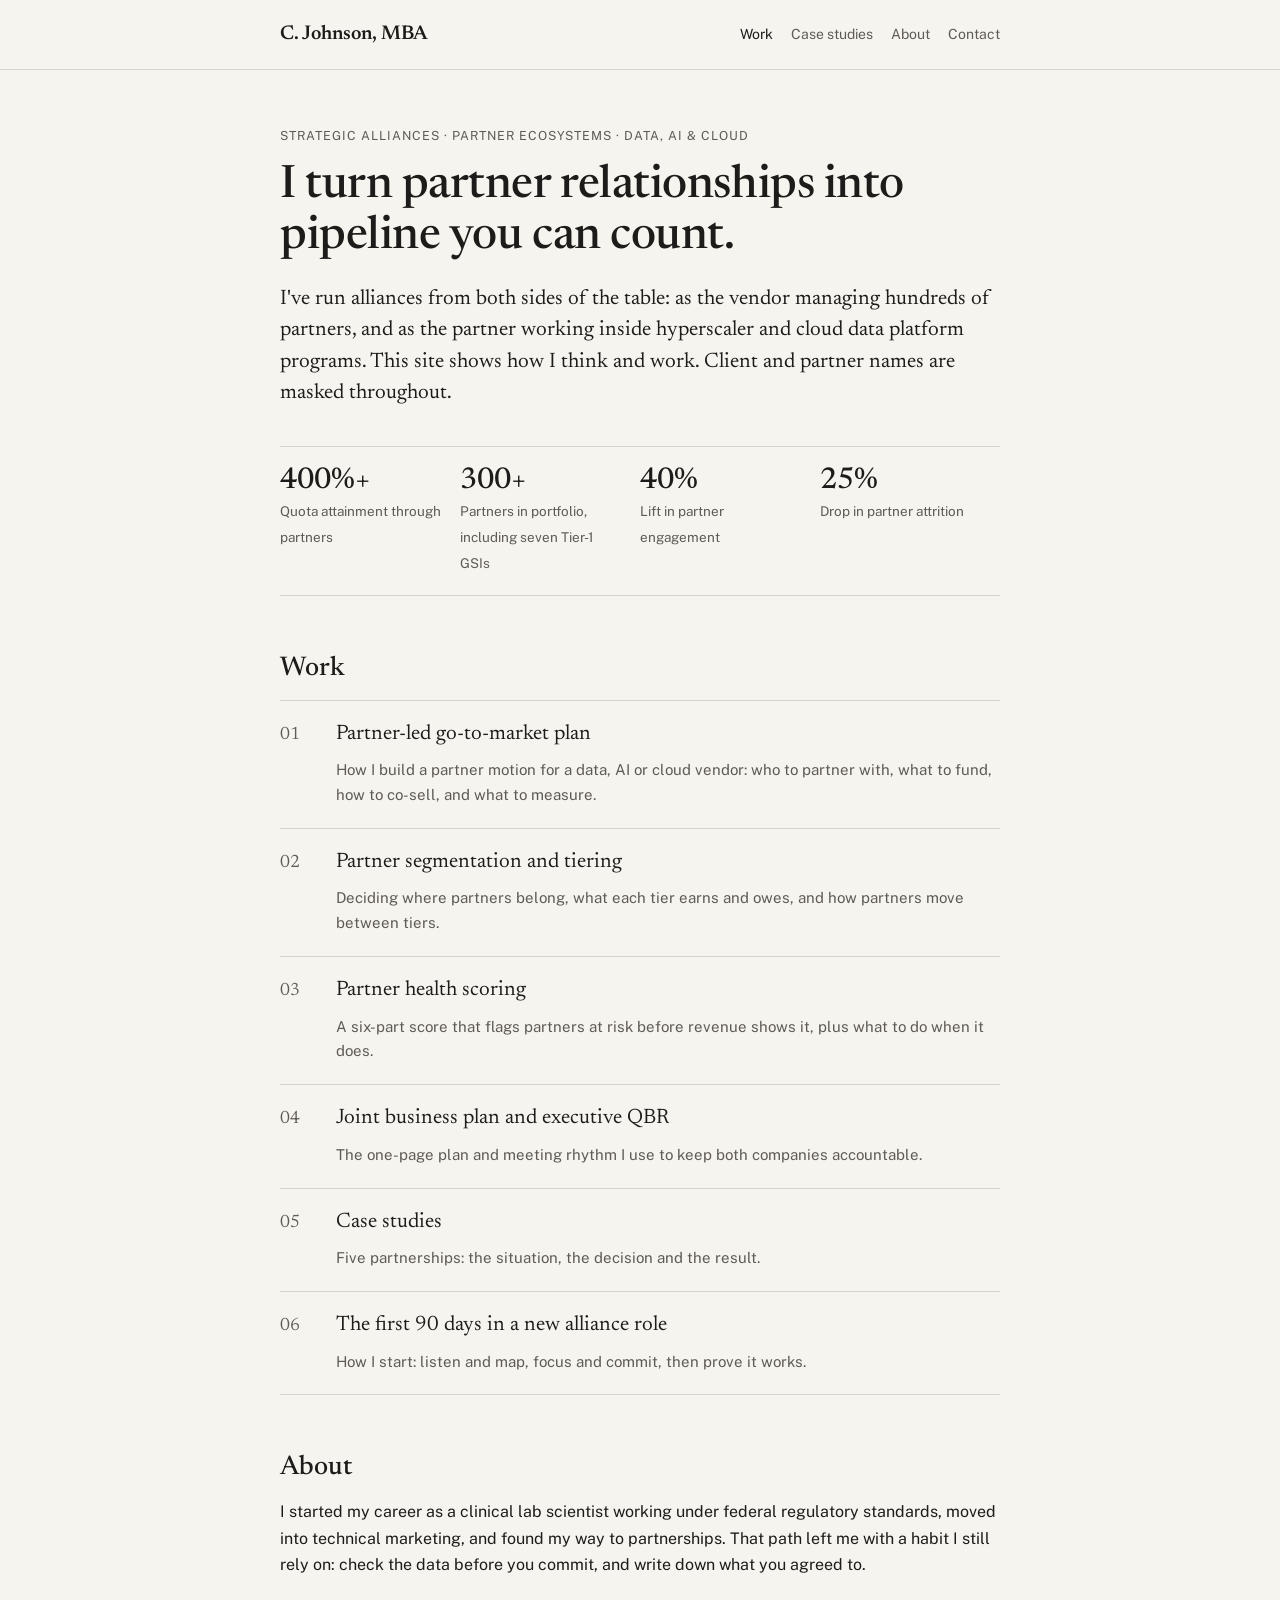
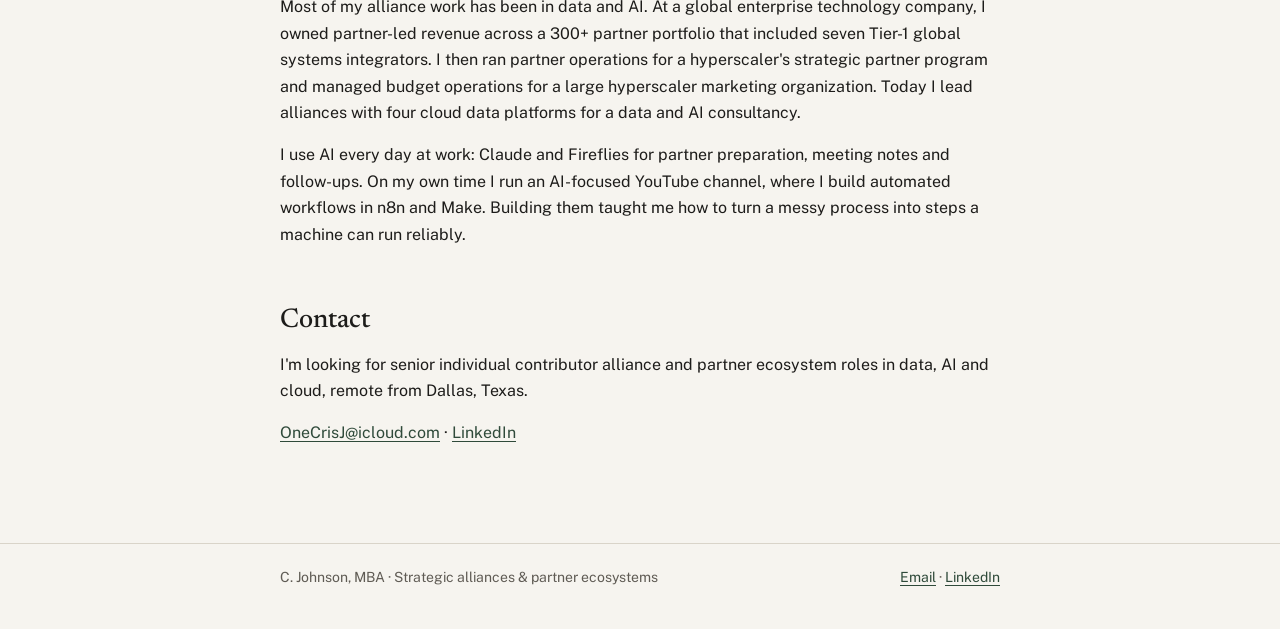
<file: index.html>
<!doctype html>
<html lang="en">
<head>
<meta charset="utf-8">
<meta name="viewport" content="width=device-width, initial-scale=1">
<title>C. Johnson, MBA</title>
<meta name="description" content="Strategic alliances and partner ecosystem work in data, AI and cloud.">
<link rel="stylesheet" href="style.css">
</head>
<body>
<header class="site"><div class="wrap">
<a class="name" href="index.html">C. Johnson, MBA</a>
<nav><a href="index.html" aria-current="page">Work</a><a href="cases.html">Case studies</a><a href="index.html#about">About</a><a href="index.html#contact">Contact</a></nav>
</div></header>
<main><div class="wrap">

<p class="eyebrow">Strategic alliances &middot; Partner ecosystems &middot; Data, AI &amp; cloud</p>
<h1>I turn partner relationships into pipeline you can count.</h1>
<p class="lede">I've run alliances from both sides of the table: as the vendor managing hundreds of partners, and as the partner working inside hyperscaler and cloud data platform programs. This site shows how I think and work. Client and partner names are masked throughout.</p>

<div class="facts">
  <div><strong>400%+</strong><span>Quota attainment through partners</span></div>
  <div><strong>300+</strong><span>Partners in portfolio, including seven Tier-1 GSIs</span></div>
  <div><strong>40%</strong><span>Lift in partner engagement</span></div>
  <div><strong>25%</strong><span>Drop in partner attrition</span></div>
</div>

<h2>Work</h2>
<ol class="index">
  <li><a href="gtm.html"><span class="num">01</span><span class="t">Partner-led go-to-market plan</span><span class="d">How I build a partner motion for a data, AI or cloud vendor: who to partner with, what to fund, how to co-sell, and what to measure.</span></a></li>
  <li><a href="tiering.html"><span class="num">02</span><span class="t">Partner segmentation and tiering</span><span class="d">Deciding where partners belong, what each tier earns and owes, and how partners move between tiers.</span></a></li>
  <li><a href="health.html"><span class="num">03</span><span class="t">Partner health scoring</span><span class="d">A six-part score that flags partners at risk before revenue shows it, plus what to do when it does.</span></a></li>
  <li><a href="jbp.html"><span class="num">04</span><span class="t">Joint business plan and executive QBR</span><span class="d">The one-page plan and meeting rhythm I use to keep both companies accountable.</span></a></li>
  <li><a href="cases.html"><span class="num">05</span><span class="t">Case studies</span><span class="d">Five partnerships: the situation, the decision and the result.</span></a></li>
  <li><a href="first-90.html"><span class="num">06</span><span class="t">The first 90 days in a new alliance role</span><span class="d">How I start: listen and map, focus and commit, then prove it works.</span></a></li>
</ol>

<h2 id="about">About</h2>
<p>I started my career as a clinical lab scientist working under federal regulatory standards, moved into technical marketing, and found my way to partnerships. That path left me with a habit I still rely on: check the data before you commit, and write down what you agreed to.</p>
<p>Most of my alliance work has been in data and AI. At a global enterprise technology company, I owned partner-led revenue across a 300+ partner portfolio that included seven Tier-1 global systems integrators. I then ran partner operations for a hyperscaler's strategic partner program and managed budget operations for a large hyperscaler marketing organization. Today I lead alliances with four cloud data platforms for a data and AI consultancy.</p>
<p>I use AI every day at work: Claude and Fireflies for partner preparation, meeting notes and follow-ups. On my own time I run an AI-focused YouTube channel, where I build automated workflows in n8n and Make. Building them taught me how to turn a messy process into steps a machine can run reliably.</p>

<h2 id="contact">Contact</h2>
<p>I'm looking for senior individual contributor alliance and partner ecosystem roles in data, AI and cloud, remote from Dallas, Texas.</p>
<p><a href="mailto:OneCrisJ@icloud.com">OneCrisJ@icloud.com</a> &middot; <a href="https://linkedin.com/in/cjanalytics/">LinkedIn</a></p>


</div></main>
<footer class="site"><div class="wrap">
<span>C. Johnson, MBA &middot; Strategic alliances &amp; partner ecosystems</span>
<span><a href="mailto:OneCrisJ@icloud.com">Email</a> &middot; <a href="https://linkedin.com/in/cjanalytics/">LinkedIn</a></span>
</div></footer>
</body>
</html>
</file>
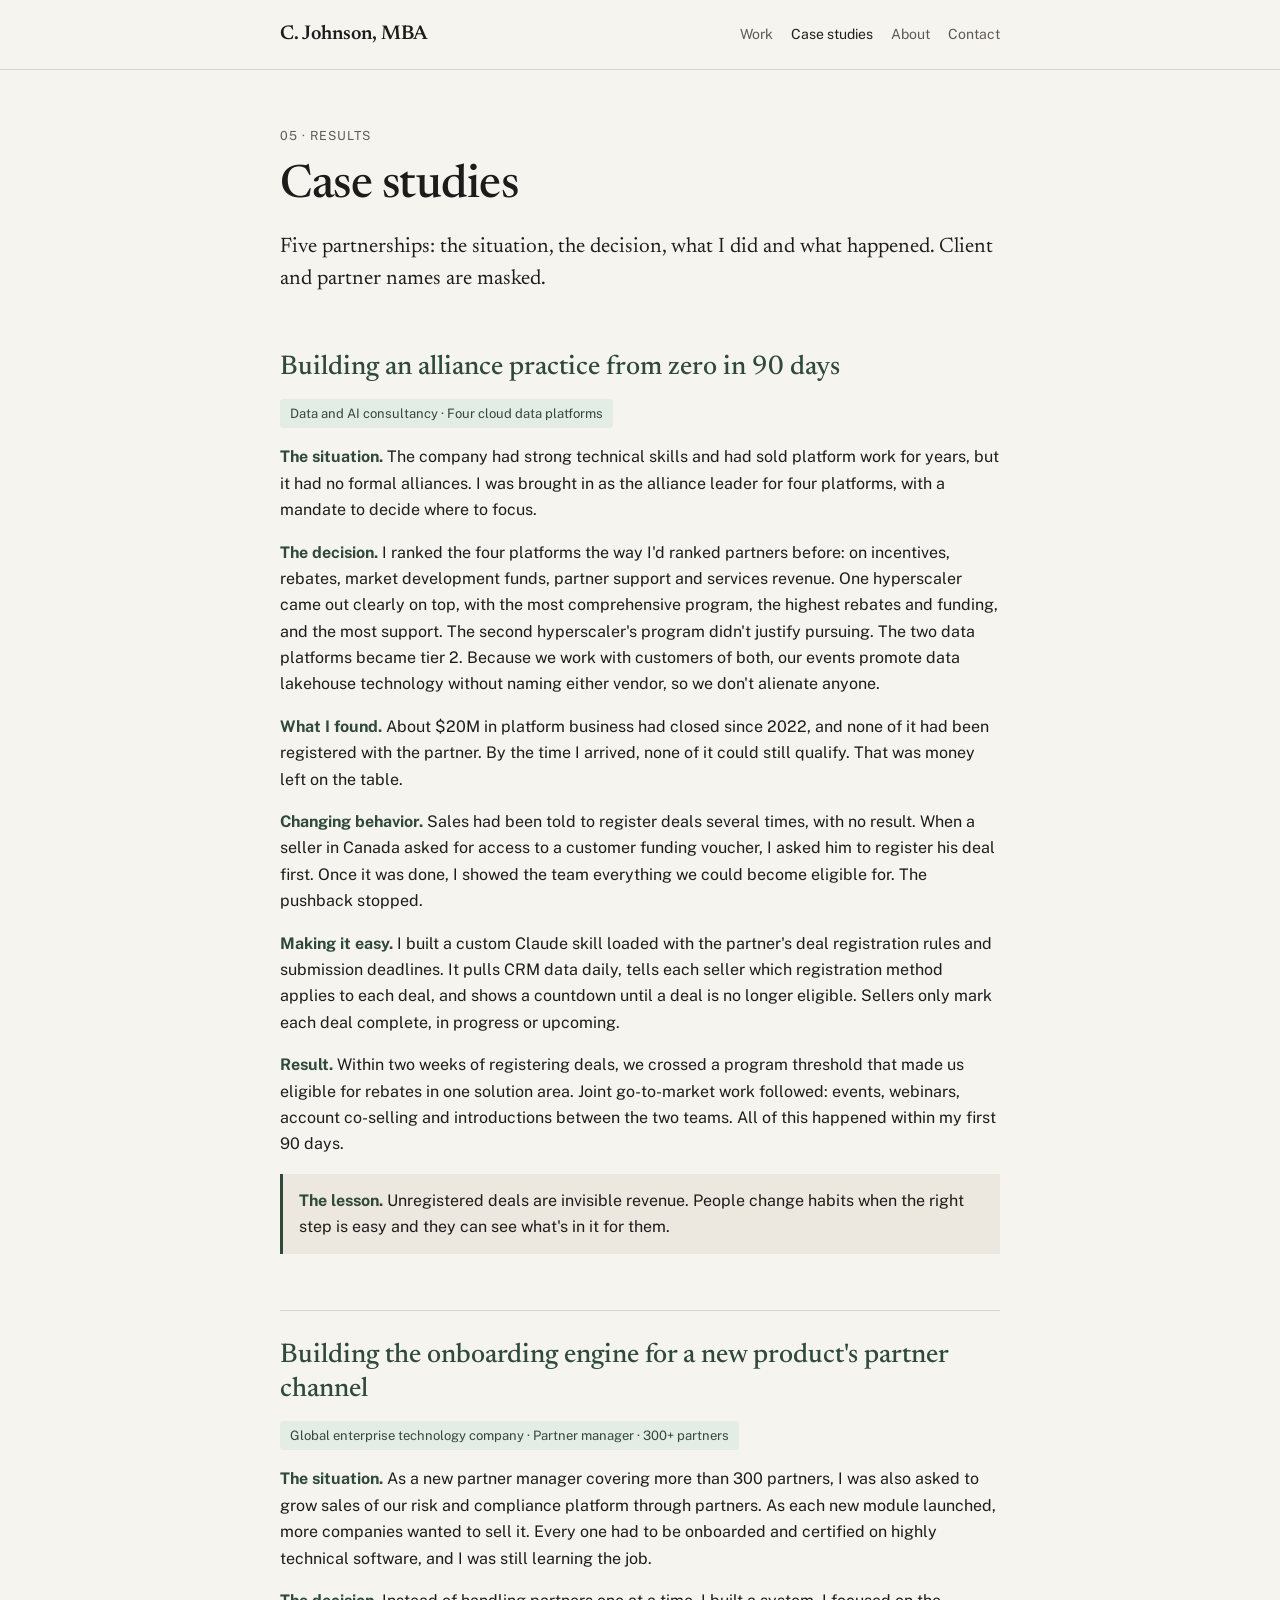
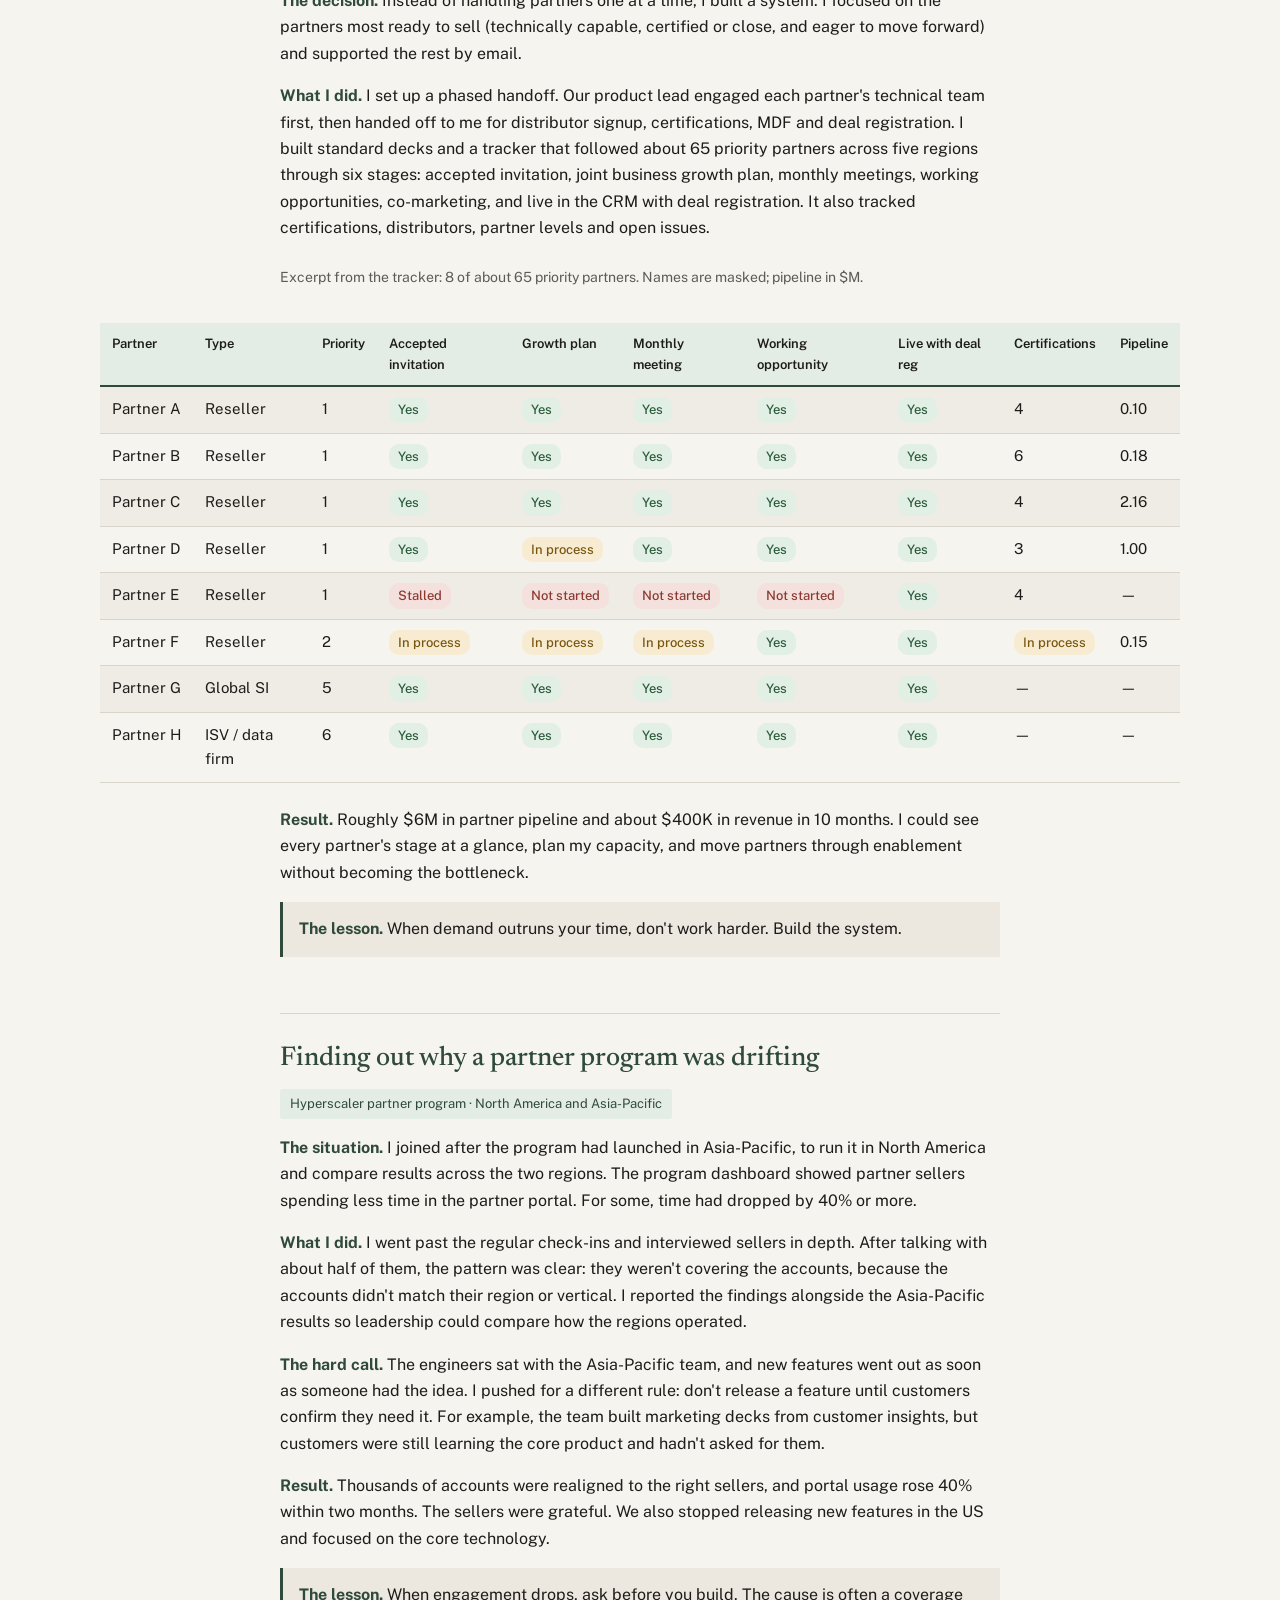
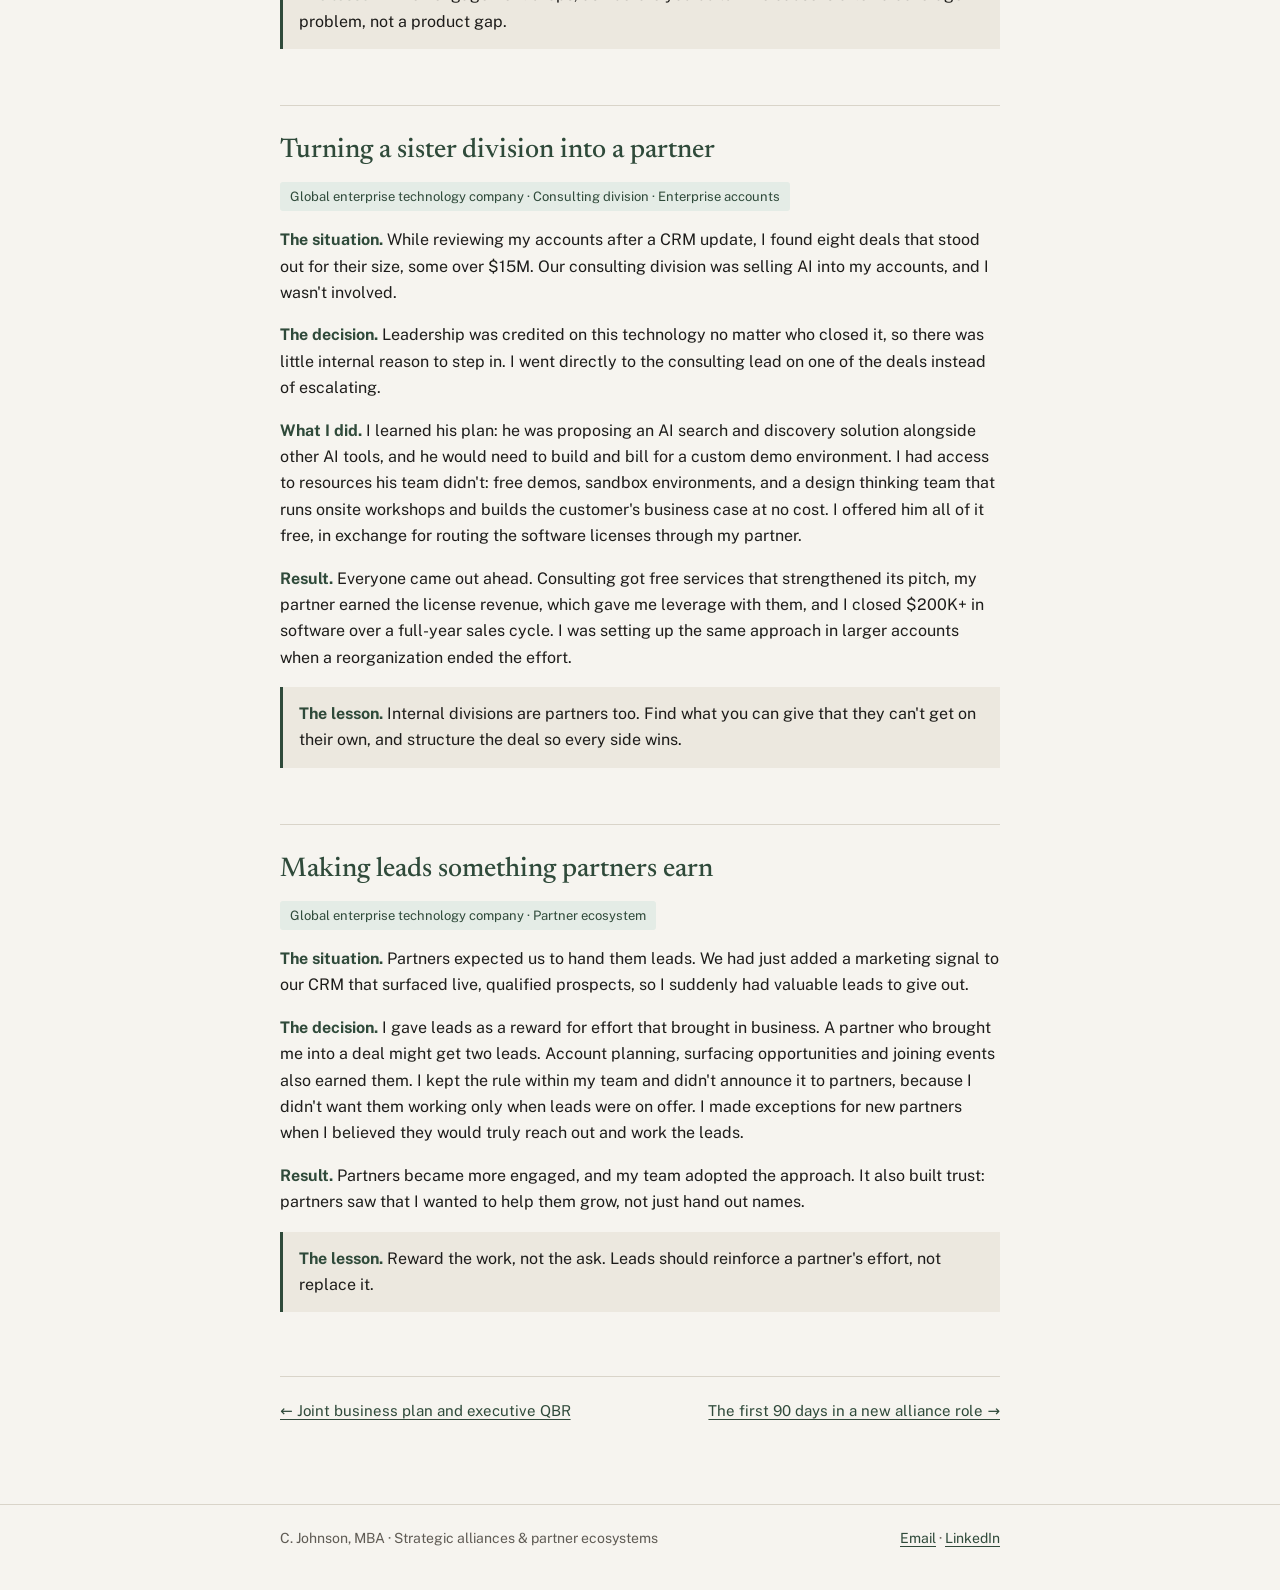
<file: cases.html>
<!doctype html>
<html lang="en">
<head>
<meta charset="utf-8">
<meta name="viewport" content="width=device-width, initial-scale=1">
<title>Case studies</title>
<meta name="description" content="Four partnerships: the problem, what I did and the result.">
<link rel="stylesheet" href="style.css">
</head>
<body>
<header class="site"><div class="wrap">
<a class="name" href="index.html">C. Johnson, MBA</a>
<nav><a href="index.html">Work</a><a href="cases.html" aria-current="page">Case studies</a><a href="index.html#about">About</a><a href="index.html#contact">Contact</a></nav>
</div></header>
<main><div class="wrap">

<div class="cases">
<p class="eyebrow">05 &middot; Results</p>
<h1>Case studies</h1>
<p class="lede">Five partnerships: the situation, the decision, what I did and what happened. Client and partner names are masked.</p>

<h2>Building an alliance practice from zero in 90 days</h2>
<p class="tag">Data and AI consultancy &middot; Four cloud data platforms</p>
<p><strong>The situation.</strong> The company had strong technical skills and had sold platform work for years, but it had no formal alliances. I was brought in as the alliance leader for four platforms, with a mandate to decide where to focus.</p>
<p><strong>The decision.</strong> I ranked the four platforms the way I'd ranked partners before: on incentives, rebates, market development funds, partner support and services revenue. One hyperscaler came out clearly on top, with the most comprehensive program, the highest rebates and funding, and the most support. The second hyperscaler's program didn't justify pursuing. The two data platforms became tier 2. Because we work with customers of both, our events promote data lakehouse technology without naming either vendor, so we don't alienate anyone.</p>
<p><strong>What I found.</strong> About $20M in platform business had closed since 2022, and none of it had been registered with the partner. By the time I arrived, none of it could still qualify. That was money left on the table.</p>
<p><strong>Changing behavior.</strong> Sales had been told to register deals several times, with no result. When a seller in Canada asked for access to a customer funding voucher, I asked him to register his deal first. Once it was done, I showed the team everything we could become eligible for. The pushback stopped.</p>
<p><strong>Making it easy.</strong> I built a custom Claude skill loaded with the partner's deal registration rules and submission deadlines. It pulls CRM data daily, tells each seller which registration method applies to each deal, and shows a countdown until a deal is no longer eligible. Sellers only mark each deal complete, in progress or upcoming.</p>
<p><strong>Result.</strong> Within two weeks of registering deals, we crossed a program threshold that made us eligible for rebates in one solution area. Joint go-to-market work followed: events, webinars, account co-selling and introductions between the two teams. All of this happened within my first 90 days.</p>
<p class="lesson"><strong>The lesson.</strong> Unregistered deals are invisible revenue. People change habits when the right step is easy and they can see what's in it for them.</p>

<h2>Building the onboarding engine for a new product's partner channel</h2>
<p class="tag">Global enterprise technology company &middot; Partner manager &middot; 300+ partners</p>
<p><strong>The situation.</strong> As a new partner manager covering more than 300 partners, I was also asked to grow sales of our risk and compliance platform through partners. As each new module launched, more companies wanted to sell it. Every one had to be onboarded and certified on highly technical software, and I was still learning the job.</p>
<p><strong>The decision.</strong> Instead of handling partners one at a time, I built a system. I focused on the partners most ready to sell (technically capable, certified or close, and eager to move forward) and supported the rest by email.</p>
<p><strong>What I did.</strong> I set up a phased handoff. Our product lead engaged each partner's technical team first, then handed off to me for distributor signup, certifications, MDF and deal registration. I built standard decks and a tracker that followed about 65 priority partners across five regions through six stages: accepted invitation, joint business growth plan, monthly meetings, working opportunities, co-marketing, and live in the CRM with deal registration. It also tracked certifications, distributors, partner levels and open issues.</p>
<p class="muted small caption">Excerpt from the tracker: 8 of about 65 priority partners. Names are masked; pipeline in $M.</p>
<div class="table-scroll wide"><table class="tracker">
<tr><th>Partner</th><th>Type</th><th>Priority</th><th>Accepted invitation</th><th>Growth plan</th><th>Monthly meeting</th><th>Working opportunity</th><th>Live with deal reg</th><th>Certifications</th><th>Pipeline</th></tr>
<tr><td>Partner A</td><td>Reseller</td><td>1</td><td><span class="pill yes">Yes</span></td><td><span class="pill yes">Yes</span></td><td><span class="pill yes">Yes</span></td><td><span class="pill yes">Yes</span></td><td><span class="pill yes">Yes</span></td><td>4</td><td>0.10</td></tr>
<tr><td>Partner B</td><td>Reseller</td><td>1</td><td><span class="pill yes">Yes</span></td><td><span class="pill yes">Yes</span></td><td><span class="pill yes">Yes</span></td><td><span class="pill yes">Yes</span></td><td><span class="pill yes">Yes</span></td><td>6</td><td>0.18</td></tr>
<tr><td>Partner C</td><td>Reseller</td><td>1</td><td><span class="pill yes">Yes</span></td><td><span class="pill yes">Yes</span></td><td><span class="pill yes">Yes</span></td><td><span class="pill yes">Yes</span></td><td><span class="pill yes">Yes</span></td><td>4</td><td>2.16</td></tr>
<tr><td>Partner D</td><td>Reseller</td><td>1</td><td><span class="pill yes">Yes</span></td><td><span class="pill prog">In process</span></td><td><span class="pill yes">Yes</span></td><td><span class="pill yes">Yes</span></td><td><span class="pill yes">Yes</span></td><td>3</td><td>1.00</td></tr>
<tr><td>Partner E</td><td>Reseller</td><td>1</td><td><span class="pill no">Stalled</span></td><td><span class="pill no">Not started</span></td><td><span class="pill no">Not started</span></td><td><span class="pill no">Not started</span></td><td><span class="pill yes">Yes</span></td><td>4</td><td>&mdash;</td></tr>
<tr><td>Partner F</td><td>Reseller</td><td>2</td><td><span class="pill prog">In process</span></td><td><span class="pill prog">In process</span></td><td><span class="pill prog">In process</span></td><td><span class="pill yes">Yes</span></td><td><span class="pill yes">Yes</span></td><td><span class="pill prog">In process</span></td><td>0.15</td></tr>
<tr><td>Partner G</td><td>Global SI</td><td>5</td><td><span class="pill yes">Yes</span></td><td><span class="pill yes">Yes</span></td><td><span class="pill yes">Yes</span></td><td><span class="pill yes">Yes</span></td><td><span class="pill yes">Yes</span></td><td>&mdash;</td><td>&mdash;</td></tr>
<tr><td>Partner H</td><td>ISV / data firm</td><td>6</td><td><span class="pill yes">Yes</span></td><td><span class="pill yes">Yes</span></td><td><span class="pill yes">Yes</span></td><td><span class="pill yes">Yes</span></td><td><span class="pill yes">Yes</span></td><td>&mdash;</td><td>&mdash;</td></tr>
</table></div>
<p><strong>Result.</strong> Roughly $6M in partner pipeline and about $400K in revenue in 10 months. I could see every partner's stage at a glance, plan my capacity, and move partners through enablement without becoming the bottleneck.</p>
<p class="lesson"><strong>The lesson.</strong> When demand outruns your time, don't work harder. Build the system.</p>

<h2>Finding out why a partner program was drifting</h2>
<p class="tag">Hyperscaler partner program &middot; North America and Asia-Pacific</p>
<p><strong>The situation.</strong> I joined after the program had launched in Asia-Pacific, to run it in North America and compare results across the two regions. The program dashboard showed partner sellers spending less time in the partner portal. For some, time had dropped by 40% or more.</p>
<p><strong>What I did.</strong> I went past the regular check-ins and interviewed sellers in depth. After talking with about half of them, the pattern was clear: they weren't covering the accounts, because the accounts didn't match their region or vertical. I reported the findings alongside the Asia-Pacific results so leadership could compare how the regions operated.</p>
<p><strong>The hard call.</strong> The engineers sat with the Asia-Pacific team, and new features went out as soon as someone had the idea. I pushed for a different rule: don't release a feature until customers confirm they need it. For example, the team built marketing decks from customer insights, but customers were still learning the core product and hadn't asked for them.</p>
<p><strong>Result.</strong> Thousands of accounts were realigned to the right sellers, and portal usage rose 40% within two months. The sellers were grateful. We also stopped releasing new features in the US and focused on the core technology.</p>
<p class="lesson"><strong>The lesson.</strong> When engagement drops, ask before you build. The cause is often a coverage problem, not a product gap.</p>

<h2>Turning a sister division into a partner</h2>
<p class="tag">Global enterprise technology company &middot; Consulting division &middot; Enterprise accounts</p>
<p><strong>The situation.</strong> While reviewing my accounts after a CRM update, I found eight deals that stood out for their size, some over $15M. Our consulting division was selling AI into my accounts, and I wasn't involved.</p>
<p><strong>The decision.</strong> Leadership was credited on this technology no matter who closed it, so there was little internal reason to step in. I went directly to the consulting lead on one of the deals instead of escalating.</p>
<p><strong>What I did.</strong> I learned his plan: he was proposing an AI search and discovery solution alongside other AI tools, and he would need to build and bill for a custom demo environment. I had access to resources his team didn't: free demos, sandbox environments, and a design thinking team that runs onsite workshops and builds the customer's business case at no cost. I offered him all of it free, in exchange for routing the software licenses through my partner.</p>
<p><strong>Result.</strong> Everyone came out ahead. Consulting got free services that strengthened its pitch, my partner earned the license revenue, which gave me leverage with them, and I closed $200K+ in software over a full-year sales cycle. I was setting up the same approach in larger accounts when a reorganization ended the effort.</p>
<p class="lesson"><strong>The lesson.</strong> Internal divisions are partners too. Find what you can give that they can't get on their own, and structure the deal so every side wins.</p>

<h2>Making leads something partners earn</h2>
<p class="tag">Global enterprise technology company &middot; Partner ecosystem</p>
<p><strong>The situation.</strong> Partners expected us to hand them leads. We had just added a marketing signal to our CRM that surfaced live, qualified prospects, so I suddenly had valuable leads to give out.</p>
<p><strong>The decision.</strong> I gave leads as a reward for effort that brought in business. A partner who brought me into a deal might get two leads. Account planning, surfacing opportunities and joining events also earned them. I kept the rule within my team and didn't announce it to partners, because I didn't want them working only when leads were on offer. I made exceptions for new partners when I believed they would truly reach out and work the leads.</p>
<p><strong>Result.</strong> Partners became more engaged, and my team adopted the approach. It also built trust: partners saw that I wanted to help them grow, not just hand out names.</p>
<p class="lesson"><strong>The lesson.</strong> Reward the work, not the ask. Leads should reinforce a partner's effort, not replace it.</p>
</div>

<div class="pager"><a href="jbp.html">&larr; Joint business plan and executive QBR</a><a href="first-90.html">The first 90 days in a new alliance role &rarr;</a></div>
</div></main>
<footer class="site"><div class="wrap">
<span>C. Johnson, MBA &middot; Strategic alliances &amp; partner ecosystems</span>
<span><a href="mailto:OneCrisJ@icloud.com">Email</a> &middot; <a href="https://linkedin.com/in/cjanalytics/">LinkedIn</a></span>
</div></footer>
</body>
</html>
</file>
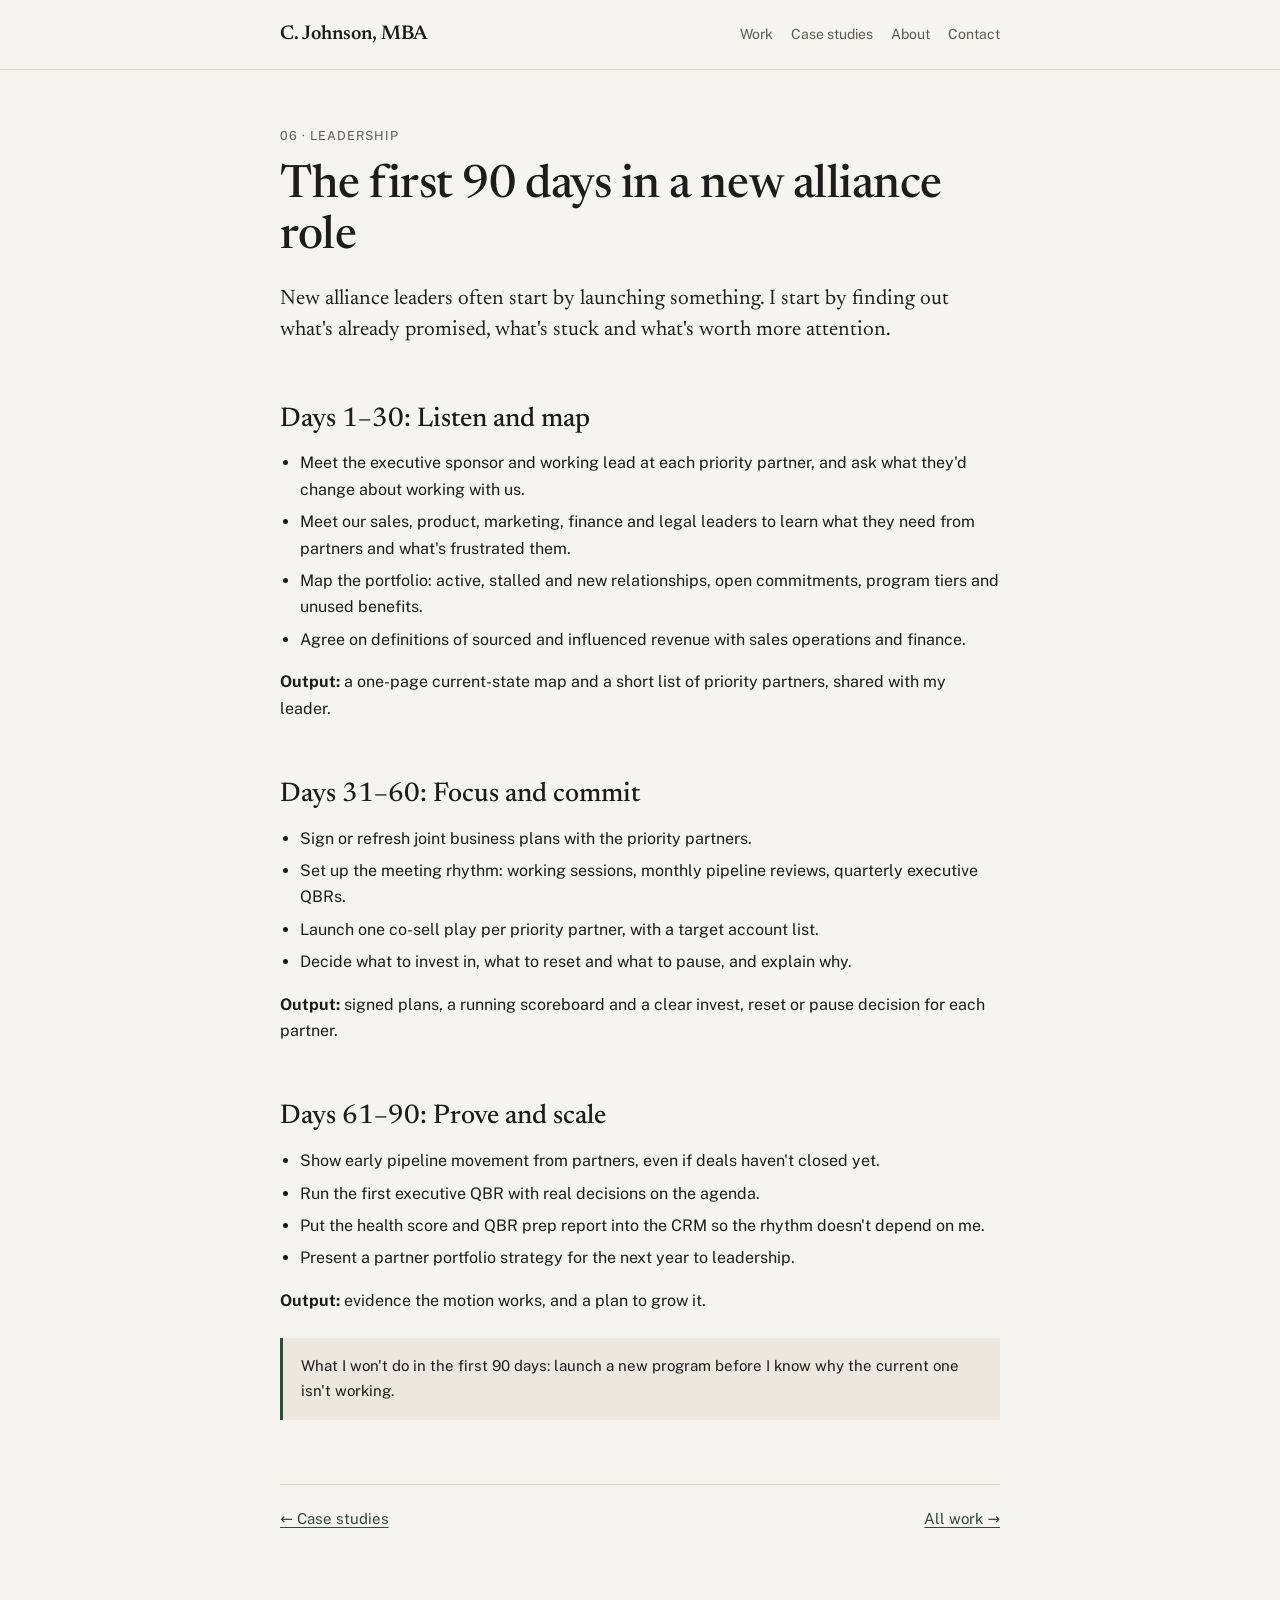
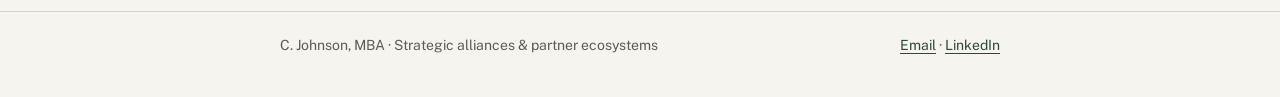
<file: first-90.html>
<!doctype html>
<html lang="en">
<head>
<meta charset="utf-8">
<meta name="viewport" content="width=device-width, initial-scale=1">
<title>The first 90 days in a new alliance role</title>
<meta name="description" content="How I start a new alliance role.">
<link rel="stylesheet" href="style.css">
</head>
<body>
<header class="site"><div class="wrap">
<a class="name" href="index.html">C. Johnson, MBA</a>
<nav><a href="index.html">Work</a><a href="cases.html">Case studies</a><a href="index.html#about">About</a><a href="index.html#contact">Contact</a></nav>
</div></header>
<main><div class="wrap">

<p class="eyebrow">06 &middot; Leadership</p>
<h1>The first 90 days in a new alliance role</h1>
<p class="lede">New alliance leaders often start by launching something. I start by finding out what's already promised, what's stuck and what's worth more attention.</p>

<h2>Days 1&ndash;30: Listen and map</h2>
<ul>
<li>Meet the executive sponsor and working lead at each priority partner, and ask what they'd change about working with us.</li>
<li>Meet our sales, product, marketing, finance and legal leaders to learn what they need from partners and what's frustrated them.</li>
<li>Map the portfolio: active, stalled and new relationships, open commitments, program tiers and unused benefits.</li>
<li>Agree on definitions of sourced and influenced revenue with sales operations and finance.</li>
</ul>
<p><strong>Output:</strong> a one-page current-state map and a short list of priority partners, shared with my leader.</p>

<h2>Days 31&ndash;60: Focus and commit</h2>
<ul>
<li>Sign or refresh joint business plans with the priority partners.</li>
<li>Set up the meeting rhythm: working sessions, monthly pipeline reviews, quarterly executive QBRs.</li>
<li>Launch one co-sell play per priority partner, with a target account list.</li>
<li>Decide what to invest in, what to reset and what to pause, and explain why.</li>
</ul>
<p><strong>Output:</strong> signed plans, a running scoreboard and a clear invest, reset or pause decision for each partner.</p>

<h2>Days 61&ndash;90: Prove and scale</h2>
<ul>
<li>Show early pipeline movement from partners, even if deals haven't closed yet.</li>
<li>Run the first executive QBR with real decisions on the agenda.</li>
<li>Put the health score and QBR prep report into the CRM so the rhythm doesn't depend on me.</li>
<li>Present a partner portfolio strategy for the next year to leadership.</li>
</ul>
<p><strong>Output:</strong> evidence the motion works, and a plan to grow it.</p>

<div class="note"><p>What I won't do in the first 90 days: launch a new program before I know why the current one isn't working.</p></div>

<div class="pager"><a href="cases.html">&larr; Case studies</a><a href="index.html">All work &rarr;</a></div>
</div></main>
<footer class="site"><div class="wrap">
<span>C. Johnson, MBA &middot; Strategic alliances &amp; partner ecosystems</span>
<span><a href="mailto:OneCrisJ@icloud.com">Email</a> &middot; <a href="https://linkedin.com/in/cjanalytics/">LinkedIn</a></span>
</div></footer>
</body>
</html>
</file>
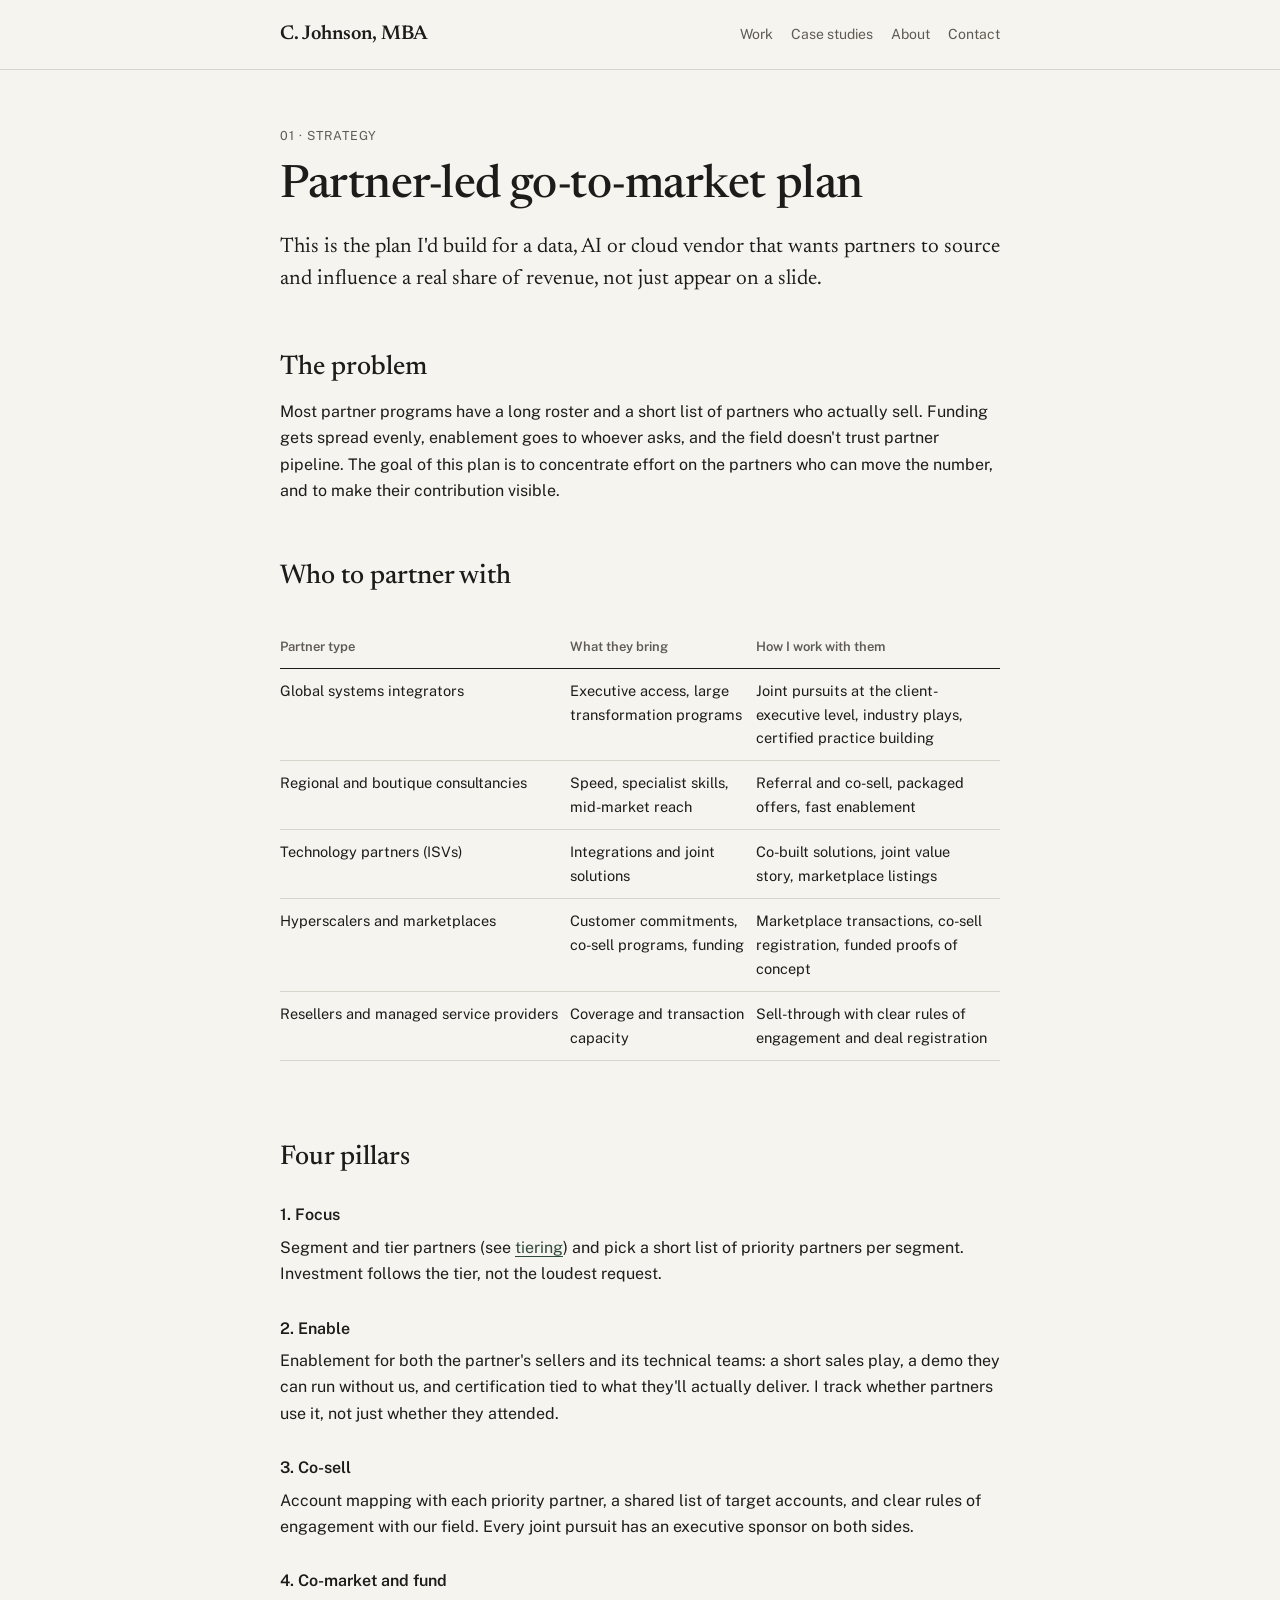
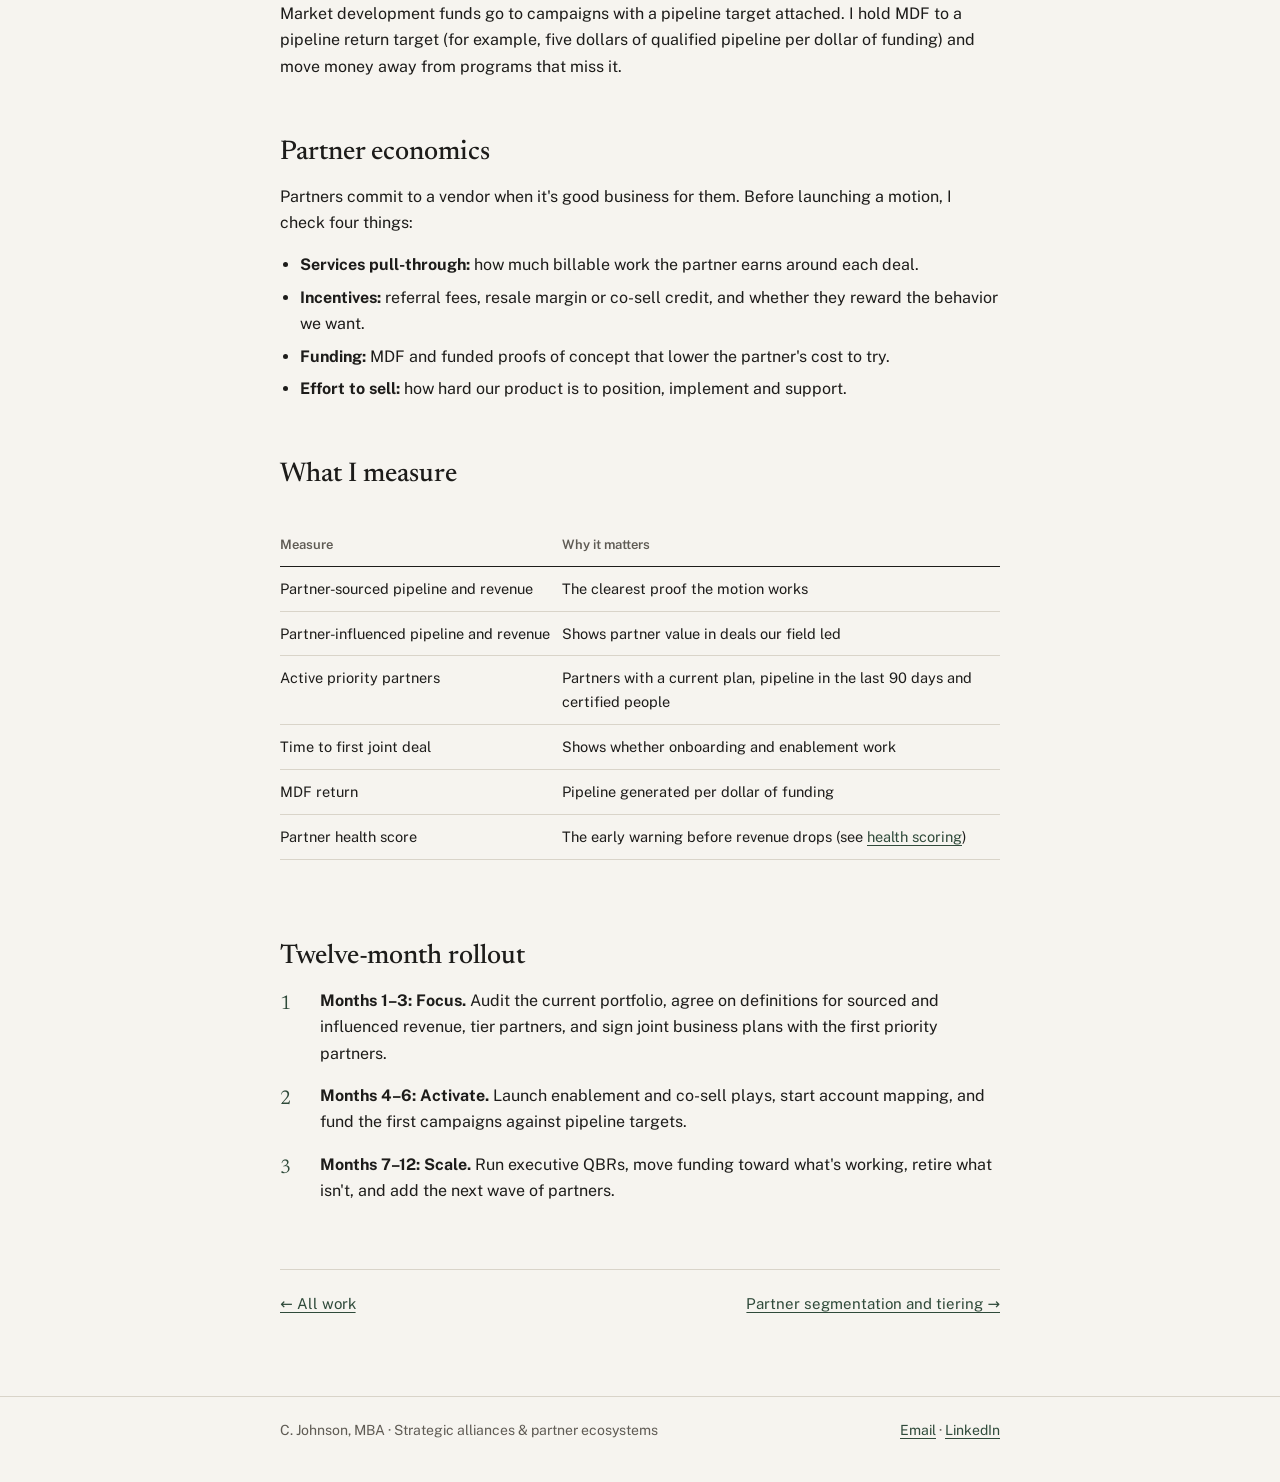
<file: gtm.html>
<!doctype html>
<html lang="en">
<head>
<meta charset="utf-8">
<meta name="viewport" content="width=device-width, initial-scale=1">
<title>Partner-led go-to-market plan</title>
<meta name="description" content="How I build a partner-led go-to-market motion.">
<link rel="stylesheet" href="style.css">
</head>
<body>
<header class="site"><div class="wrap">
<a class="name" href="index.html">C. Johnson, MBA</a>
<nav><a href="index.html">Work</a><a href="cases.html">Case studies</a><a href="index.html#about">About</a><a href="index.html#contact">Contact</a></nav>
</div></header>
<main><div class="wrap">

<p class="eyebrow">01 &middot; Strategy</p>
<h1>Partner-led go-to-market plan</h1>
<p class="lede">This is the plan I'd build for a data, AI or cloud vendor that wants partners to source and influence a real share of revenue, not just appear on a slide.</p>

<h2>The problem</h2>
<p>Most partner programs have a long roster and a short list of partners who actually sell. Funding gets spread evenly, enablement goes to whoever asks, and the field doesn't trust partner pipeline. The goal of this plan is to concentrate effort on the partners who can move the number, and to make their contribution visible.</p>

<h2>Who to partner with</h2>
<div class="table-scroll"><table>
<tr><th>Partner type</th><th>What they bring</th><th>How I work with them</th></tr>
<tr><td>Global systems integrators</td><td>Executive access, large transformation programs</td><td>Joint pursuits at the client-executive level, industry plays, certified practice building</td></tr>
<tr><td>Regional and boutique consultancies</td><td>Speed, specialist skills, mid-market reach</td><td>Referral and co-sell, packaged offers, fast enablement</td></tr>
<tr><td>Technology partners (ISVs)</td><td>Integrations and joint solutions</td><td>Co-built solutions, joint value story, marketplace listings</td></tr>
<tr><td>Hyperscalers and marketplaces</td><td>Customer commitments, co-sell programs, funding</td><td>Marketplace transactions, co-sell registration, funded proofs of concept</td></tr>
<tr><td>Resellers and managed service providers</td><td>Coverage and transaction capacity</td><td>Sell-through with clear rules of engagement and deal registration</td></tr>
</table></div>

<h2>Four pillars</h2>
<h3>1. Focus</h3>
<p>Segment and tier partners (see <a href="tiering.html">tiering</a>) and pick a short list of priority partners per segment. Investment follows the tier, not the loudest request.</p>
<h3>2. Enable</h3>
<p>Enablement for both the partner's sellers and its technical teams: a short sales play, a demo they can run without us, and certification tied to what they'll actually deliver. I track whether partners use it, not just whether they attended.</p>
<h3>3. Co-sell</h3>
<p>Account mapping with each priority partner, a shared list of target accounts, and clear rules of engagement with our field. Every joint pursuit has an executive sponsor on both sides.</p>
<h3>4. Co-market and fund</h3>
<p>Market development funds go to campaigns with a pipeline target attached. I hold MDF to a pipeline return target (for example, five dollars of qualified pipeline per dollar of funding) and move money away from programs that miss it.</p>

<h2>Partner economics</h2>
<p>Partners commit to a vendor when it's good business for them. Before launching a motion, I check four things:</p>
<ul>
<li><strong>Services pull-through:</strong> how much billable work the partner earns around each deal.</li>
<li><strong>Incentives:</strong> referral fees, resale margin or co-sell credit, and whether they reward the behavior we want.</li>
<li><strong>Funding:</strong> MDF and funded proofs of concept that lower the partner's cost to try.</li>
<li><strong>Effort to sell:</strong> how hard our product is to position, implement and support.</li>
</ul>

<h2>What I measure</h2>
<div class="table-scroll"><table>
<tr><th>Measure</th><th>Why it matters</th></tr>
<tr><td>Partner-sourced pipeline and revenue</td><td>The clearest proof the motion works</td></tr>
<tr><td>Partner-influenced pipeline and revenue</td><td>Shows partner value in deals our field led</td></tr>
<tr><td>Active priority partners</td><td>Partners with a current plan, pipeline in the last 90 days and certified people</td></tr>
<tr><td>Time to first joint deal</td><td>Shows whether onboarding and enablement work</td></tr>
<tr><td>MDF return</td><td>Pipeline generated per dollar of funding</td></tr>
<tr><td>Partner health score</td><td>The early warning before revenue drops (see <a href="health.html">health scoring</a>)</td></tr>
</table></div>

<h2>Twelve-month rollout</h2>
<ol class="steps">
<li><strong>Months 1&ndash;3: Focus.</strong> Audit the current portfolio, agree on definitions for sourced and influenced revenue, tier partners, and sign joint business plans with the first priority partners.</li>
<li><strong>Months 4&ndash;6: Activate.</strong> Launch enablement and co-sell plays, start account mapping, and fund the first campaigns against pipeline targets.</li>
<li><strong>Months 7&ndash;12: Scale.</strong> Run executive QBRs, move funding toward what's working, retire what isn't, and add the next wave of partners.</li>
</ol>

<div class="pager"><a href="index.html">&larr; All work</a><a href="tiering.html">Partner segmentation and tiering &rarr;</a></div>
</div></main>
<footer class="site"><div class="wrap">
<span>C. Johnson, MBA &middot; Strategic alliances &amp; partner ecosystems</span>
<span><a href="mailto:OneCrisJ@icloud.com">Email</a> &middot; <a href="https://linkedin.com/in/cjanalytics/">LinkedIn</a></span>
</div></footer>
</body>
</html>
</file>
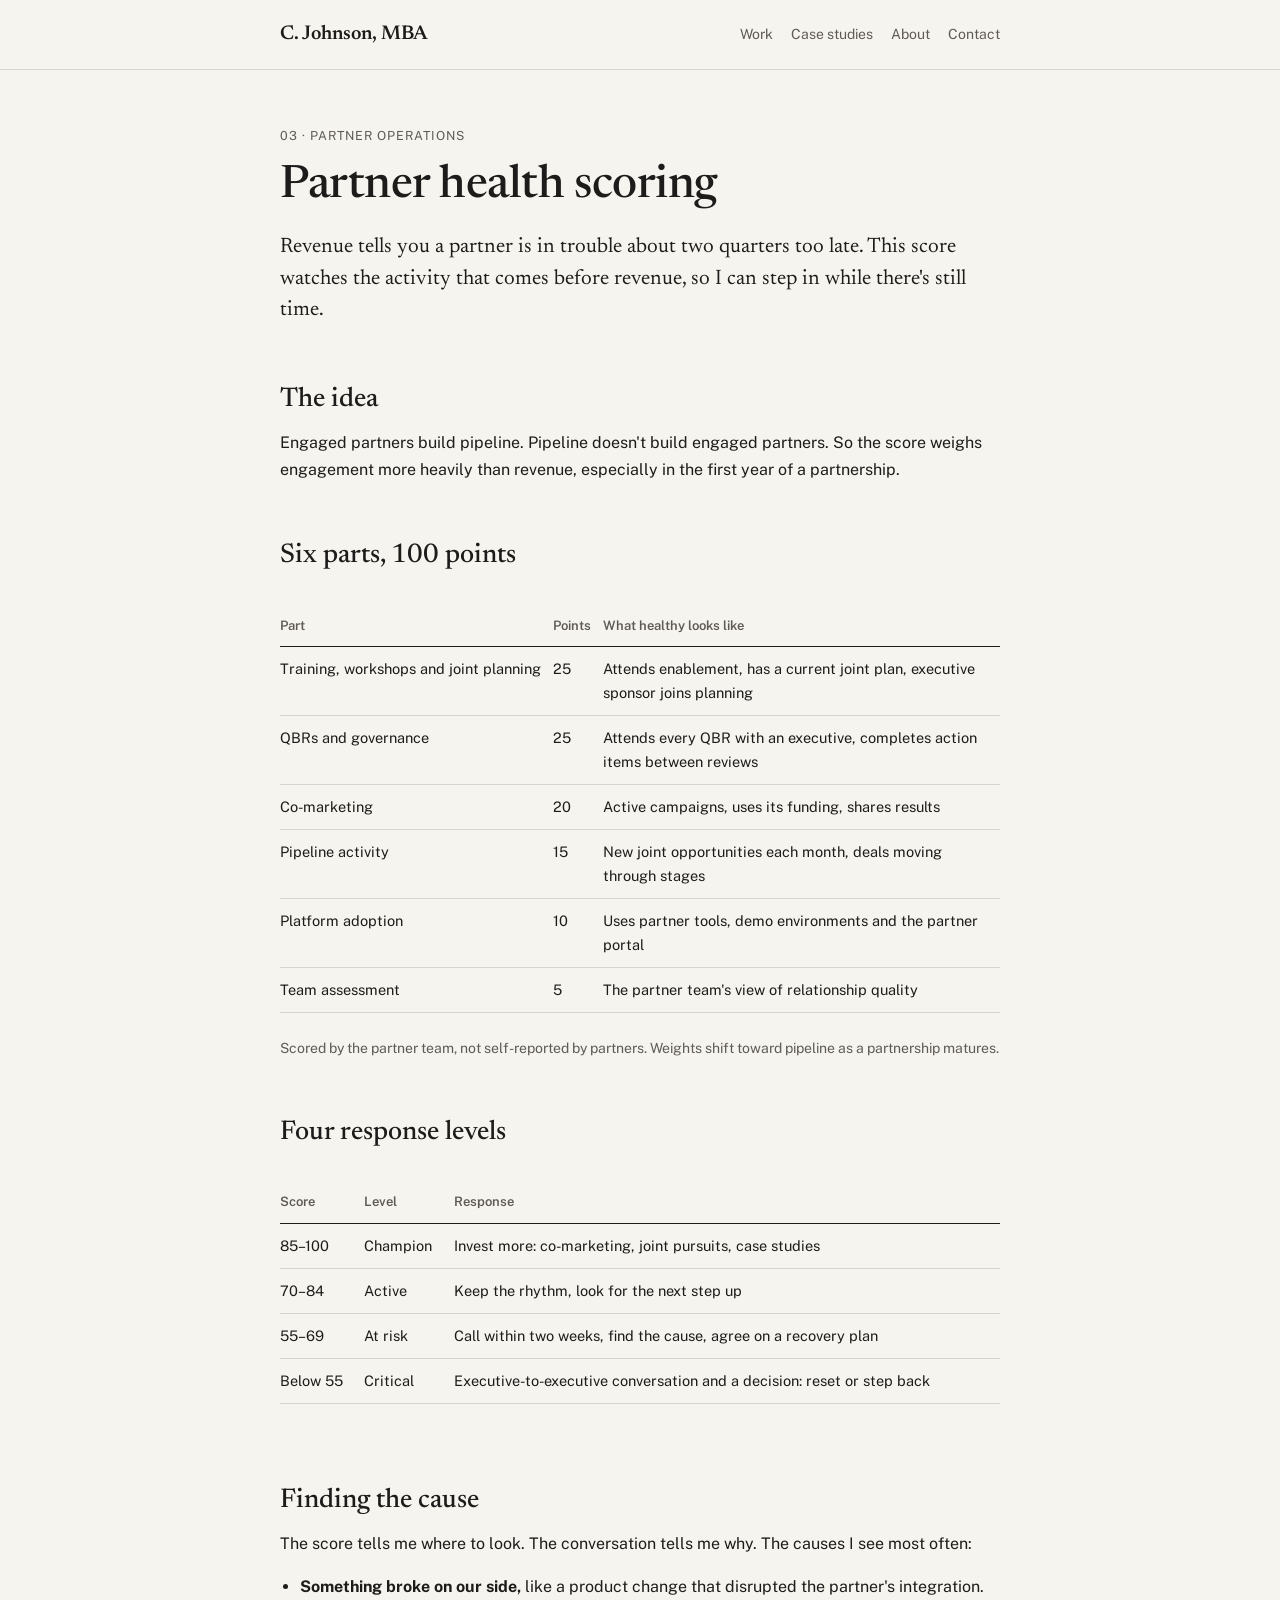
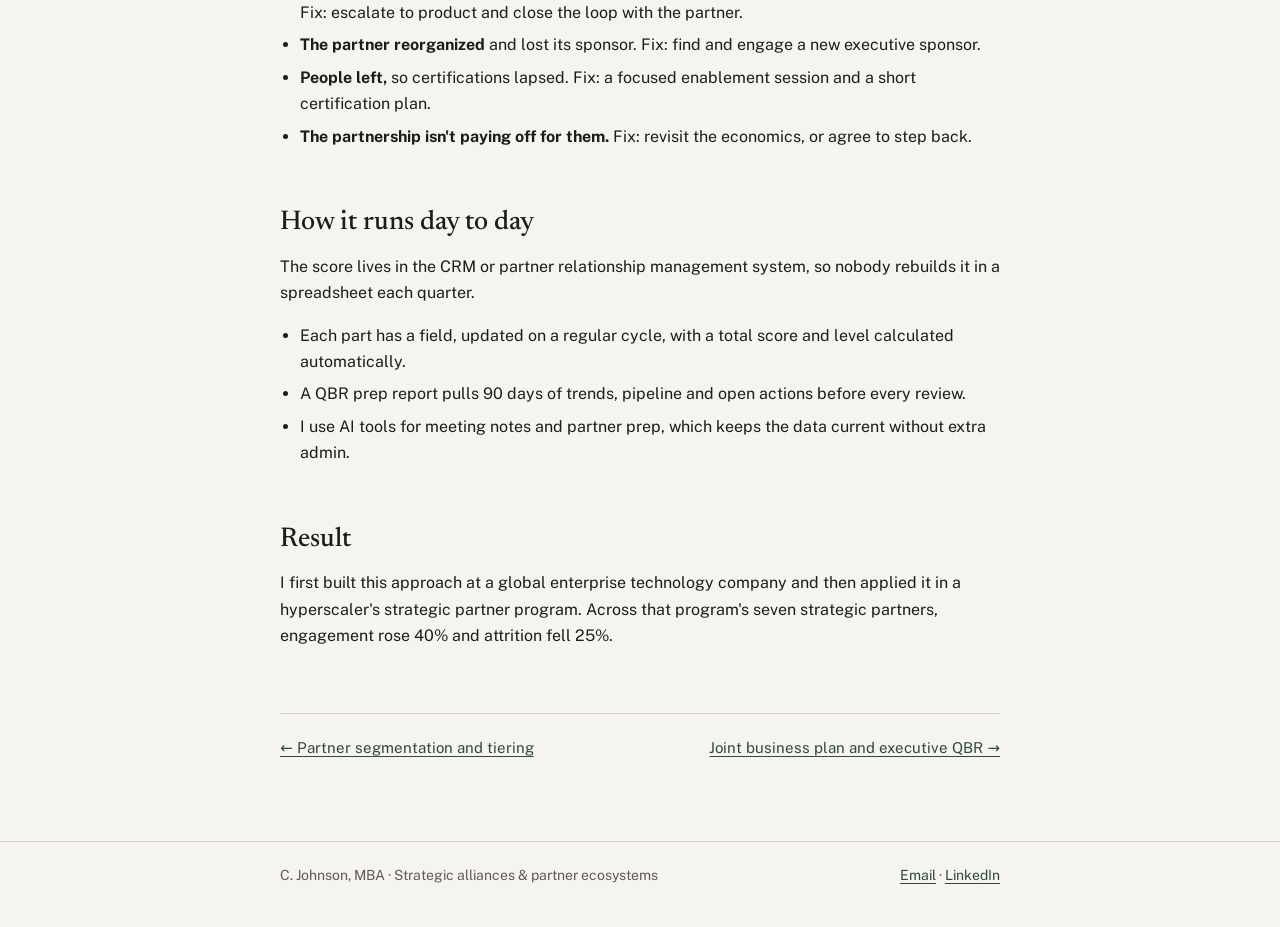
<file: health.html>
<!doctype html>
<html lang="en">
<head>
<meta charset="utf-8">
<meta name="viewport" content="width=device-width, initial-scale=1">
<title>Partner health scoring</title>
<meta name="description" content="A partner health score that flags risk before revenue does.">
<link rel="stylesheet" href="style.css">
</head>
<body>
<header class="site"><div class="wrap">
<a class="name" href="index.html">C. Johnson, MBA</a>
<nav><a href="index.html">Work</a><a href="cases.html">Case studies</a><a href="index.html#about">About</a><a href="index.html#contact">Contact</a></nav>
</div></header>
<main><div class="wrap">

<p class="eyebrow">03 &middot; Partner operations</p>
<h1>Partner health scoring</h1>
<p class="lede">Revenue tells you a partner is in trouble about two quarters too late. This score watches the activity that comes before revenue, so I can step in while there's still time.</p>

<h2>The idea</h2>
<p>Engaged partners build pipeline. Pipeline doesn't build engaged partners. So the score weighs engagement more heavily than revenue, especially in the first year of a partnership.</p>

<h2>Six parts, 100 points</h2>
<div class="table-scroll"><table>
<tr><th>Part</th><th>Points</th><th>What healthy looks like</th></tr>
<tr><td>Training, workshops and joint planning</td><td>25</td><td>Attends enablement, has a current joint plan, executive sponsor joins planning</td></tr>
<tr><td>QBRs and governance</td><td>25</td><td>Attends every QBR with an executive, completes action items between reviews</td></tr>
<tr><td>Co-marketing</td><td>20</td><td>Active campaigns, uses its funding, shares results</td></tr>
<tr><td>Pipeline activity</td><td>15</td><td>New joint opportunities each month, deals moving through stages</td></tr>
<tr><td>Platform adoption</td><td>10</td><td>Uses partner tools, demo environments and the partner portal</td></tr>
<tr><td>Team assessment</td><td>5</td><td>The partner team's view of relationship quality</td></tr>
</table></div>
<p class="small muted">Scored by the partner team, not self-reported by partners. Weights shift toward pipeline as a partnership matures.</p>

<h2>Four response levels</h2>
<div class="table-scroll"><table>
<tr><th>Score</th><th>Level</th><th>Response</th></tr>
<tr><td>85&ndash;100</td><td>Champion</td><td>Invest more: co-marketing, joint pursuits, case studies</td></tr>
<tr><td>70&ndash;84</td><td>Active</td><td>Keep the rhythm, look for the next step up</td></tr>
<tr><td>55&ndash;69</td><td>At risk</td><td>Call within two weeks, find the cause, agree on a recovery plan</td></tr>
<tr><td>Below 55</td><td>Critical</td><td>Executive-to-executive conversation and a decision: reset or step back</td></tr>
</table></div>

<h2>Finding the cause</h2>
<p>The score tells me where to look. The conversation tells me why. The causes I see most often:</p>
<ul>
<li><strong>Something broke on our side,</strong> like a product change that disrupted the partner's integration. Fix: escalate to product and close the loop with the partner.</li>
<li><strong>The partner reorganized</strong> and lost its sponsor. Fix: find and engage a new executive sponsor.</li>
<li><strong>People left,</strong> so certifications lapsed. Fix: a focused enablement session and a short certification plan.</li>
<li><strong>The partnership isn't paying off for them.</strong> Fix: revisit the economics, or agree to step back.</li>
</ul>

<h2>How it runs day to day</h2>
<p>The score lives in the CRM or partner relationship management system, so nobody rebuilds it in a spreadsheet each quarter.</p>
<ul>
<li>Each part has a field, updated on a regular cycle, with a total score and level calculated automatically.</li>
<li>A QBR prep report pulls 90 days of trends, pipeline and open actions before every review.</li>
<li>I use AI tools for meeting notes and partner prep, which keeps the data current without extra admin.</li>
</ul>

<h2>Result</h2>
<p>I first built this approach at a global enterprise technology company and then applied it in a hyperscaler's strategic partner program. Across that program's seven strategic partners, engagement rose 40% and attrition fell 25%.</p>

<div class="pager"><a href="tiering.html">&larr; Partner segmentation and tiering</a><a href="jbp.html">Joint business plan and executive QBR &rarr;</a></div>
</div></main>
<footer class="site"><div class="wrap">
<span>C. Johnson, MBA &middot; Strategic alliances &amp; partner ecosystems</span>
<span><a href="mailto:OneCrisJ@icloud.com">Email</a> &middot; <a href="https://linkedin.com/in/cjanalytics/">LinkedIn</a></span>
</div></footer>
</body>
</html>
</file>
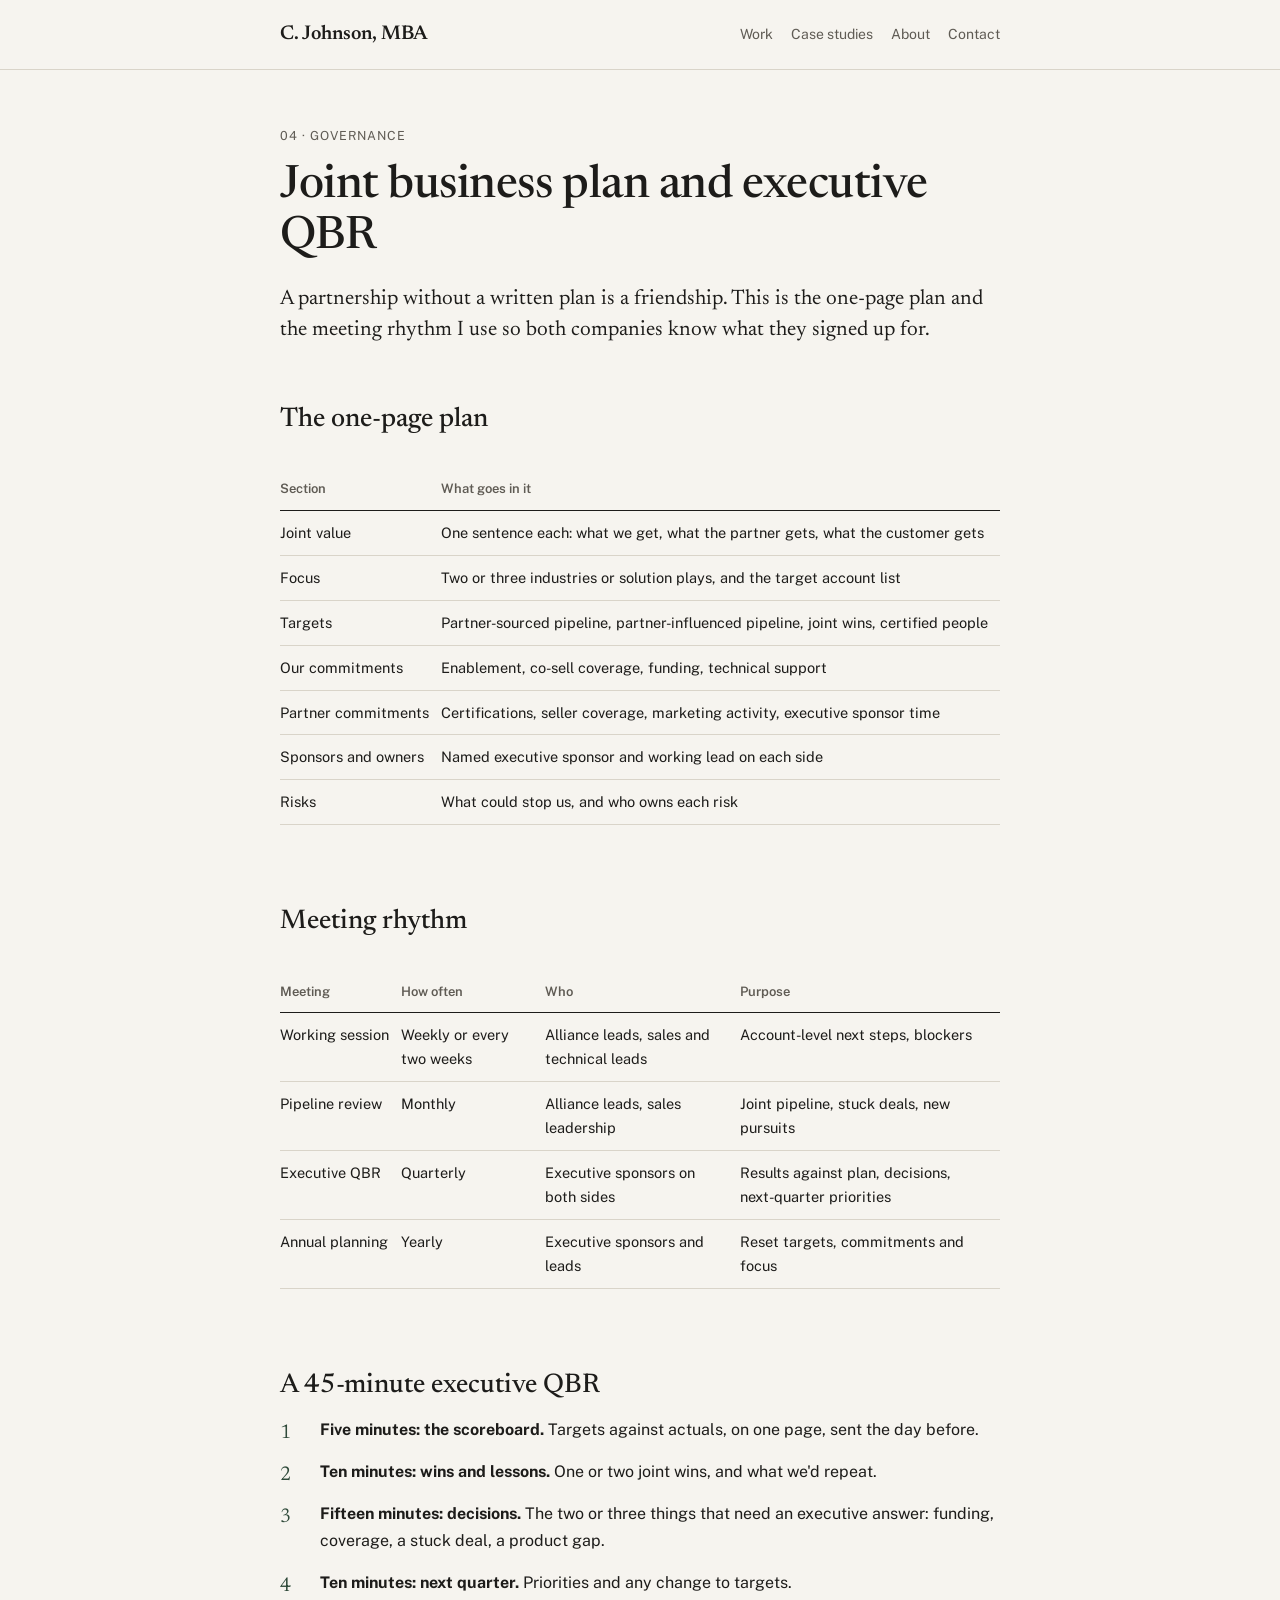
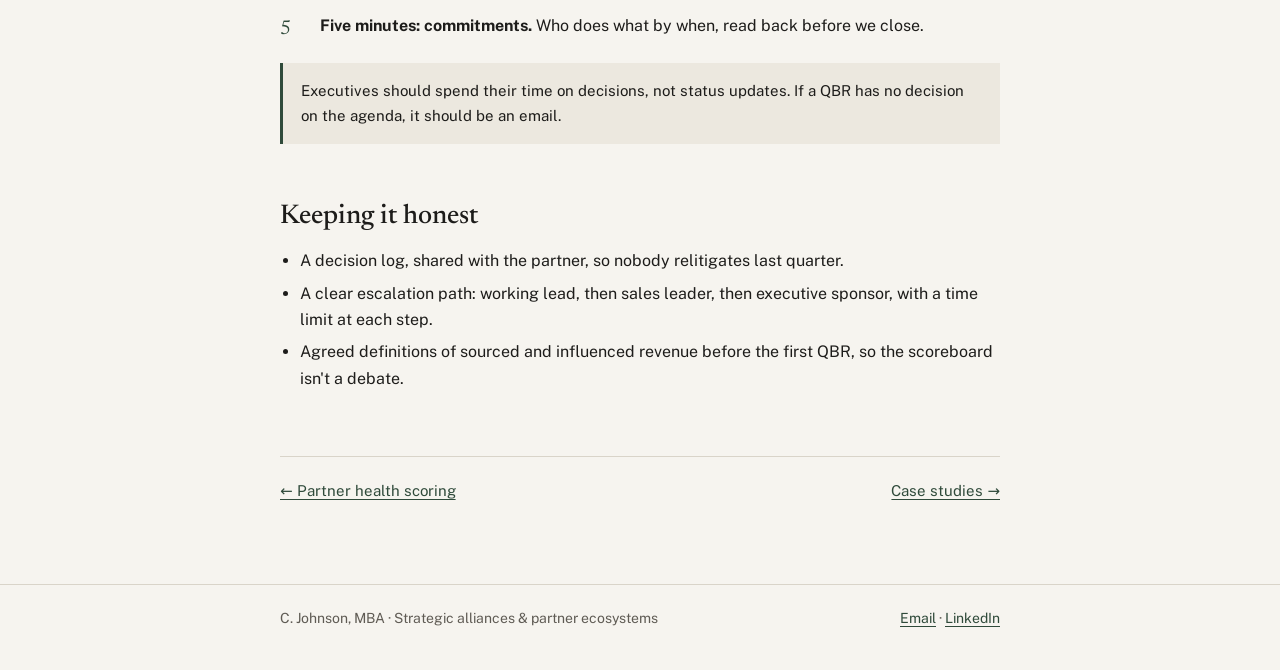
<file: jbp.html>
<!doctype html>
<html lang="en">
<head>
<meta charset="utf-8">
<meta name="viewport" content="width=device-width, initial-scale=1">
<title>Joint business plan and executive QBR</title>
<meta name="description" content="The plan and meeting rhythm I use to run partnerships.">
<link rel="stylesheet" href="style.css">
</head>
<body>
<header class="site"><div class="wrap">
<a class="name" href="index.html">C. Johnson, MBA</a>
<nav><a href="index.html">Work</a><a href="cases.html">Case studies</a><a href="index.html#about">About</a><a href="index.html#contact">Contact</a></nav>
</div></header>
<main><div class="wrap">

<p class="eyebrow">04 &middot; Governance</p>
<h1>Joint business plan and executive QBR</h1>
<p class="lede">A partnership without a written plan is a friendship. This is the one-page plan and the meeting rhythm I use so both companies know what they signed up for.</p>

<h2>The one-page plan</h2>
<div class="table-scroll"><table>
<tr><th>Section</th><th>What goes in it</th></tr>
<tr><td>Joint value</td><td>One sentence each: what we get, what the partner gets, what the customer gets</td></tr>
<tr><td>Focus</td><td>Two or three industries or solution plays, and the target account list</td></tr>
<tr><td>Targets</td><td>Partner-sourced pipeline, partner-influenced pipeline, joint wins, certified people</td></tr>
<tr><td>Our commitments</td><td>Enablement, co-sell coverage, funding, technical support</td></tr>
<tr><td>Partner commitments</td><td>Certifications, seller coverage, marketing activity, executive sponsor time</td></tr>
<tr><td>Sponsors and owners</td><td>Named executive sponsor and working lead on each side</td></tr>
<tr><td>Risks</td><td>What could stop us, and who owns each risk</td></tr>
</table></div>

<h2>Meeting rhythm</h2>
<div class="table-scroll"><table>
<tr><th>Meeting</th><th>How often</th><th>Who</th><th>Purpose</th></tr>
<tr><td>Working session</td><td>Weekly or every two weeks</td><td>Alliance leads, sales and technical leads</td><td>Account-level next steps, blockers</td></tr>
<tr><td>Pipeline review</td><td>Monthly</td><td>Alliance leads, sales leadership</td><td>Joint pipeline, stuck deals, new pursuits</td></tr>
<tr><td>Executive QBR</td><td>Quarterly</td><td>Executive sponsors on both sides</td><td>Results against plan, decisions, next-quarter priorities</td></tr>
<tr><td>Annual planning</td><td>Yearly</td><td>Executive sponsors and leads</td><td>Reset targets, commitments and focus</td></tr>
</table></div>

<h2>A 45-minute executive QBR</h2>
<ol class="steps">
<li><strong>Five minutes: the scoreboard.</strong> Targets against actuals, on one page, sent the day before.</li>
<li><strong>Ten minutes: wins and lessons.</strong> One or two joint wins, and what we'd repeat.</li>
<li><strong>Fifteen minutes: decisions.</strong> The two or three things that need an executive answer: funding, coverage, a stuck deal, a product gap.</li>
<li><strong>Ten minutes: next quarter.</strong> Priorities and any change to targets.</li>
<li><strong>Five minutes: commitments.</strong> Who does what by when, read back before we close.</li>
</ol>
<div class="note"><p>Executives should spend their time on decisions, not status updates. If a QBR has no decision on the agenda, it should be an email.</p></div>

<h2>Keeping it honest</h2>
<ul>
<li>A decision log, shared with the partner, so nobody relitigates last quarter.</li>
<li>A clear escalation path: working lead, then sales leader, then executive sponsor, with a time limit at each step.</li>
<li>Agreed definitions of sourced and influenced revenue before the first QBR, so the scoreboard isn't a debate.</li>
</ul>

<div class="pager"><a href="health.html">&larr; Partner health scoring</a><a href="cases.html">Case studies &rarr;</a></div>
</div></main>
<footer class="site"><div class="wrap">
<span>C. Johnson, MBA &middot; Strategic alliances &amp; partner ecosystems</span>
<span><a href="mailto:OneCrisJ@icloud.com">Email</a> &middot; <a href="https://linkedin.com/in/cjanalytics/">LinkedIn</a></span>
</div></footer>
</body>
</html>
</file>
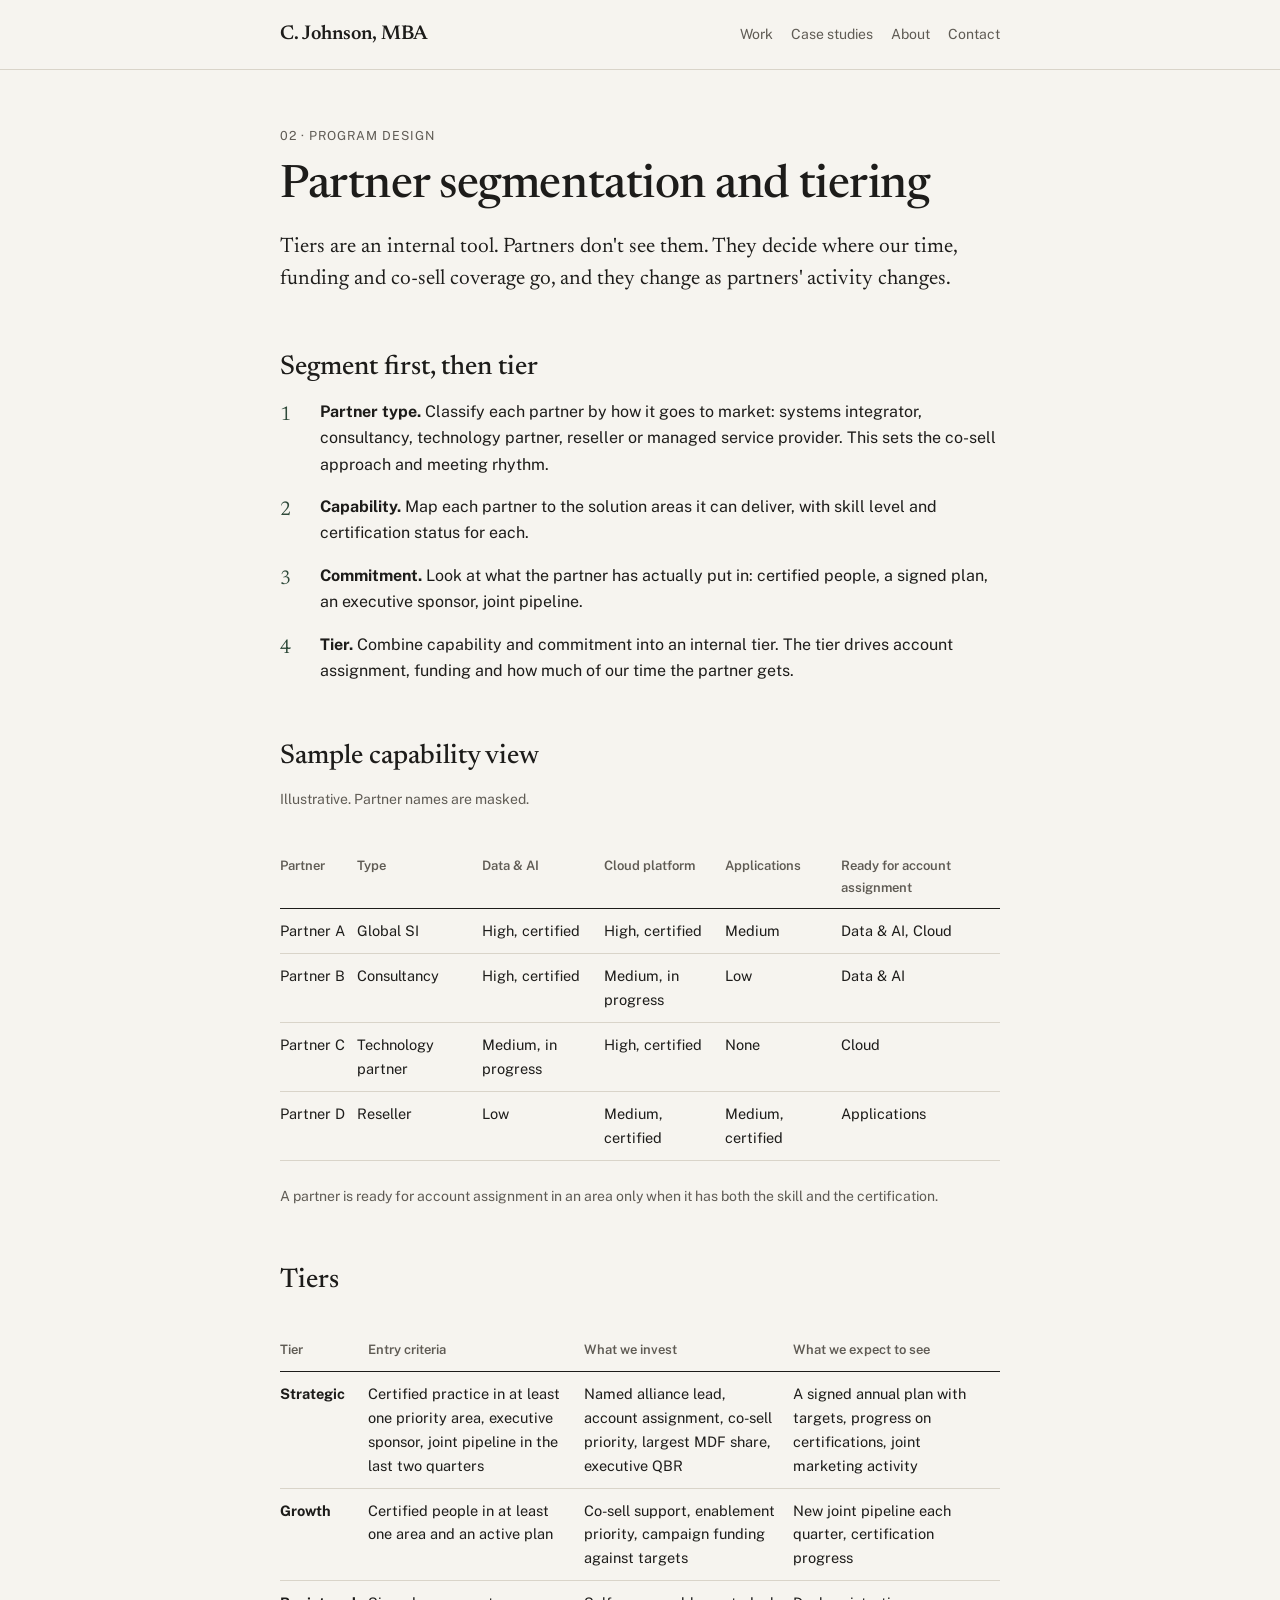
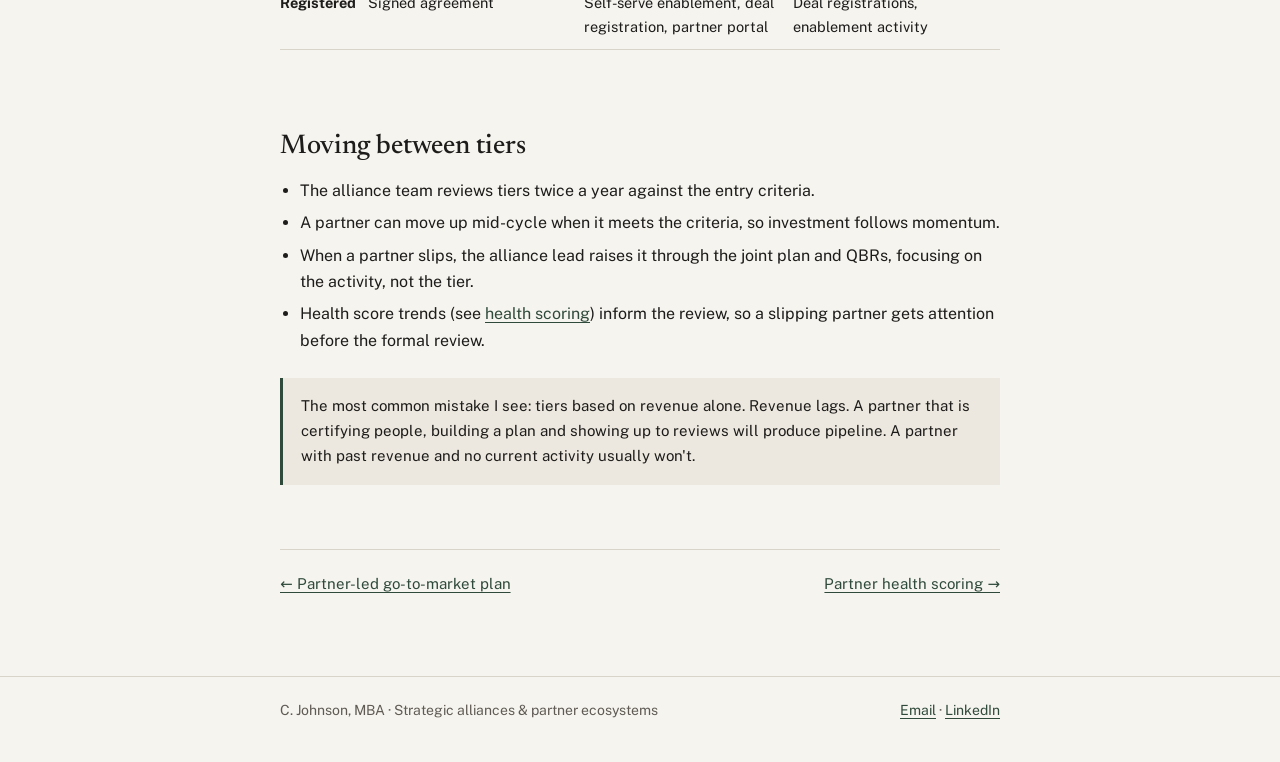
<file: tiering.html>
<!doctype html>
<html lang="en">
<head>
<meta charset="utf-8">
<meta name="viewport" content="width=device-width, initial-scale=1">
<title>Partner segmentation and tiering</title>
<meta name="description" content="How I segment and tier partners.">
<link rel="stylesheet" href="style.css">
</head>
<body>
<header class="site"><div class="wrap">
<a class="name" href="index.html">C. Johnson, MBA</a>
<nav><a href="index.html">Work</a><a href="cases.html">Case studies</a><a href="index.html#about">About</a><a href="index.html#contact">Contact</a></nav>
</div></header>
<main><div class="wrap">

<p class="eyebrow">02 &middot; Program design</p>
<h1>Partner segmentation and tiering</h1>
<p class="lede">Tiers are an internal tool. Partners don't see them. They decide where our time, funding and co-sell coverage go, and they change as partners' activity changes.</p>

<h2>Segment first, then tier</h2>
<ol class="steps">
<li><strong>Partner type.</strong> Classify each partner by how it goes to market: systems integrator, consultancy, technology partner, reseller or managed service provider. This sets the co-sell approach and meeting rhythm.</li>
<li><strong>Capability.</strong> Map each partner to the solution areas it can deliver, with skill level and certification status for each.</li>
<li><strong>Commitment.</strong> Look at what the partner has actually put in: certified people, a signed plan, an executive sponsor, joint pipeline.</li>
<li><strong>Tier.</strong> Combine capability and commitment into an internal tier. The tier drives account assignment, funding and how much of our time the partner gets.</li>
</ol>

<h2>Sample capability view</h2>
<p class="muted small">Illustrative. Partner names are masked.</p>
<div class="table-scroll"><table>
<tr><th>Partner</th><th>Type</th><th>Data &amp; AI</th><th>Cloud platform</th><th>Applications</th><th>Ready for account assignment</th></tr>
<tr><td>Partner A</td><td>Global SI</td><td>High, certified</td><td>High, certified</td><td>Medium</td><td>Data &amp; AI, Cloud</td></tr>
<tr><td>Partner B</td><td>Consultancy</td><td>High, certified</td><td>Medium, in progress</td><td>Low</td><td>Data &amp; AI</td></tr>
<tr><td>Partner C</td><td>Technology partner</td><td>Medium, in progress</td><td>High, certified</td><td>None</td><td>Cloud</td></tr>
<tr><td>Partner D</td><td>Reseller</td><td>Low</td><td>Medium, certified</td><td>Medium, certified</td><td>Applications</td></tr>
</table></div>
<p class="small muted">A partner is ready for account assignment in an area only when it has both the skill and the certification.</p>

<h2>Tiers</h2>
<div class="table-scroll"><table>
<tr><th>Tier</th><th>Entry criteria</th><th>What we invest</th><th>What we expect to see</th></tr>
<tr><td><strong>Strategic</strong></td><td>Certified practice in at least one priority area, executive sponsor, joint pipeline in the last two quarters</td><td>Named alliance lead, account assignment, co-sell priority, largest MDF share, executive QBR</td><td>A signed annual plan with targets, progress on certifications, joint marketing activity</td></tr>
<tr><td><strong>Growth</strong></td><td>Certified people in at least one area and an active plan</td><td>Co-sell support, enablement priority, campaign funding against targets</td><td>New joint pipeline each quarter, certification progress</td></tr>
<tr><td><strong>Registered</strong></td><td>Signed agreement</td><td>Self-serve enablement, deal registration, partner portal</td><td>Deal registrations, enablement activity</td></tr>
</table></div>

<h2>Moving between tiers</h2>
<ul>
<li>The alliance team reviews tiers twice a year against the entry criteria.</li>
<li>A partner can move up mid-cycle when it meets the criteria, so investment follows momentum.</li>
<li>When a partner slips, the alliance lead raises it through the joint plan and QBRs, focusing on the activity, not the tier.</li>
<li>Health score trends (see <a href="health.html">health scoring</a>) inform the review, so a slipping partner gets attention before the formal review.</li>
</ul>

<div class="note"><p>The most common mistake I see: tiers based on revenue alone. Revenue lags. A partner that is certifying people, building a plan and showing up to reviews will produce pipeline. A partner with past revenue and no current activity usually won't.</p></div>

<div class="pager"><a href="gtm.html">&larr; Partner-led go-to-market plan</a><a href="health.html">Partner health scoring &rarr;</a></div>
</div></main>
<footer class="site"><div class="wrap">
<span>C. Johnson, MBA &middot; Strategic alliances &amp; partner ecosystems</span>
<span><a href="mailto:OneCrisJ@icloud.com">Email</a> &middot; <a href="https://linkedin.com/in/cjanalytics/">LinkedIn</a></span>
</div></footer>
</body>
</html>
</file>
<file: style.css>
@import url('https://fonts.googleapis.com/css2?family=Newsreader:opsz,wght@6..72,400;6..72,500;6..72,600&family=Public+Sans:wght@400;500;600&display=swap');

:root {
  --paper: #f6f4ef;
  --ink: #1d1c1a;
  --muted: #5f5b54;
  --rule: #d9d4c9;
  --accent: #2f4a3a;
  --soft: #ece8df;
  --serif: 'Newsreader', Georgia, serif;
  --sans: 'Public Sans', system-ui, sans-serif;
}
@media (prefers-color-scheme: dark) {
  :root:not([data-theme="light"]) {
    --paper: #171614; --ink: #ebe7df; --muted: #a29d93; --rule: #3a3732; --accent: #9cc2a8; --soft: #211f1c;
  }
}
:root[data-theme="dark"] {
  --paper: #171614; --ink: #ebe7df; --muted: #a29d93; --rule: #3a3732; --accent: #9cc2a8; --soft: #211f1c;
}

* { box-sizing: border-box; }
html { -webkit-text-size-adjust: 100%; }
body {
  margin: 0; background: var(--paper); color: var(--ink);
  font-family: var(--sans); font-size: 16px; line-height: 1.65;
}
a { color: var(--accent); text-underline-offset: 3px; }
a:hover { text-decoration-thickness: 2px; }

.wrap { max-width: 760px; margin: 0 auto; padding: 0 20px; }

header.site {
  border-bottom: 1px solid var(--rule);
  padding: 18px 0;
}
header.site .wrap { display: flex; justify-content: space-between; align-items: baseline; gap: 16px; flex-wrap: wrap; }
header.site .name { font-family: var(--serif); font-size: 20px; font-weight: 600; color: var(--ink); text-decoration: none; }
header.site nav a { color: var(--muted); text-decoration: none; font-size: 14px; margin-left: 18px; }
header.site nav a:first-child { margin-left: 0; }
header.site nav a:hover, header.site nav a[aria-current] { color: var(--ink); }

main { padding: 56px 0 80px; }

.eyebrow { font-size: 12.5px; letter-spacing: .08em; text-transform: uppercase; color: var(--muted); margin: 0 0 14px; }
h1 { font-family: var(--serif); font-weight: 500; font-size: clamp(32px, 6vw, 46px); line-height: 1.12; margin: 0 0 20px; letter-spacing: -.01em; }
h2 { font-family: var(--serif); font-weight: 500; font-size: 27px; line-height: 1.25; margin: 56px 0 14px; }
h3 { font-family: var(--sans); font-weight: 600; font-size: 16px; margin: 28px 0 6px; }
p { margin: 0 0 16px; }
.lede { font-family: var(--serif); font-size: 21px; line-height: 1.5; color: var(--ink); }
.muted { color: var(--muted); }
.small { font-size: 14px; }

hr { border: 0; border-top: 1px solid var(--rule); margin: 48px 0; }

ul, ol { padding-left: 20px; margin: 0 0 16px; }
li { margin-bottom: 6px; }

.facts { display: grid; grid-template-columns: repeat(auto-fit, minmax(150px, 1fr)); gap: 0; border-top: 1px solid var(--rule); border-bottom: 1px solid var(--rule); margin: 36px 0; }
.facts div { padding: 18px 16px 18px 0; }
.facts strong { display: block; font-family: var(--serif); font-size: 30px; font-weight: 500; line-height: 1.1; }
.facts span { font-size: 13.5px; color: var(--muted); }

.index { list-style: none; padding: 0; margin: 0; border-top: 1px solid var(--rule); }
.index li { border-bottom: 1px solid var(--rule); margin: 0; }
.index a { display: grid; grid-template-columns: 44px 1fr; gap: 8px 12px; padding: 20px 0; color: var(--ink); text-decoration: none; }
.index .num { font-family: var(--serif); color: var(--muted); font-size: 18px; }
.index .t { font-family: var(--serif); font-size: 21px; line-height: 1.3; }
.index .d { grid-column: 2; color: var(--muted); font-size: 15px; }
.index a:hover .t { color: var(--accent); }

table { width: 100%; border-collapse: collapse; margin: 18px 0 24px; font-size: 14.5px; }
th, td { text-align: left; vertical-align: top; padding: 10px 12px 10px 0; border-bottom: 1px solid var(--rule); }
th { font-weight: 600; font-size: 13px; color: var(--muted); border-bottom-color: var(--ink); }
.table-scroll { overflow-x: auto; -webkit-overflow-scrolling: touch; }

.note { background: var(--soft); padding: 16px 18px; border-left: 3px solid var(--accent); margin: 24px 0; font-size: 15px; }
.note p:last-child { margin: 0; }

.steps { counter-reset: s; list-style: none; padding: 0; }
.steps li { counter-increment: s; position: relative; padding-left: 40px; margin-bottom: 16px; }
.steps li::before { content: counter(s); position: absolute; left: 0; top: 0; font-family: var(--serif); font-size: 20px; color: var(--accent); }

.pager { display: flex; justify-content: space-between; gap: 16px; border-top: 1px solid var(--rule); padding-top: 22px; margin-top: 64px; font-size: 15px; flex-wrap: wrap; }

footer.site { border-top: 1px solid var(--rule); padding: 22px 0 40px; font-size: 14px; color: var(--muted); }
footer.site .wrap { display: flex; justify-content: space-between; gap: 12px; flex-wrap: wrap; }

@media print {
  header.site nav, .pager, footer.site { display: none; }
  body { background: #fff; color: #000; }
  main { padding-top: 16px; }
}

td:first-child, th:first-child { white-space: nowrap; }

/* case studies */
:root { --ok-bg:#e2efe5; --ok:#2c5c3c; --wip-bg:#f7ecd2; --wip:#7a5710; --bad-bg:#f4e0dd; --bad:#8c3a31; --head:#e4ece6; }
@media (prefers-color-scheme: dark) { :root:not([data-theme="light"]) { --ok-bg:#1f3527; --ok:#a8d5b4; --wip-bg:#3a3018; --wip:#e8c77c; --bad-bg:#3d2320; --bad:#eba79e; --head:#232b25; } }
:root[data-theme="dark"] { --ok-bg:#1f3527; --ok:#a8d5b4; --wip-bg:#3a3018; --wip:#e8c77c; --bad-bg:#3d2320; --bad:#eba79e; --head:#232b25; }
.cases h2 { color: var(--accent); padding-top: 28px; border-top: 1px solid var(--rule); }
.cases h2:first-of-type { border-top: 0; padding-top: 0; }
.cases p > strong:first-child { color: var(--accent); }
.cases .tag { display: inline-block; background: var(--head); color: var(--accent); font-size: 13px; padding: 4px 10px; border-radius: 3px; margin: 0 0 16px; }
.cases .lesson { background: var(--soft); border-left: 3px solid var(--accent); padding: 14px 16px; }
.wide { width: min(1080px, calc(100vw - 40px)); position: relative; left: 50%; transform: translateX(-50%); }
.tracker { font-size: 15px; }
.tracker th { background: var(--head); color: var(--ink); padding: 10px 12px; border-bottom: 2px solid var(--accent); }
.tracker td { padding: 10px 12px; }
.tracker tr:nth-child(even) td { background: color-mix(in srgb, var(--soft) 60%, transparent); }
.pill { display: inline-block; font-size: 13px; font-weight: 500; padding: 2px 9px; border-radius: 10px; white-space: nowrap; }
.pill.yes { background: var(--ok-bg); color: var(--ok); }
.pill.prog { background: var(--wip-bg); color: var(--wip); }
.pill.no { background: var(--bad-bg); color: var(--bad); }
.caption { margin-top: 24px; }
</file>
